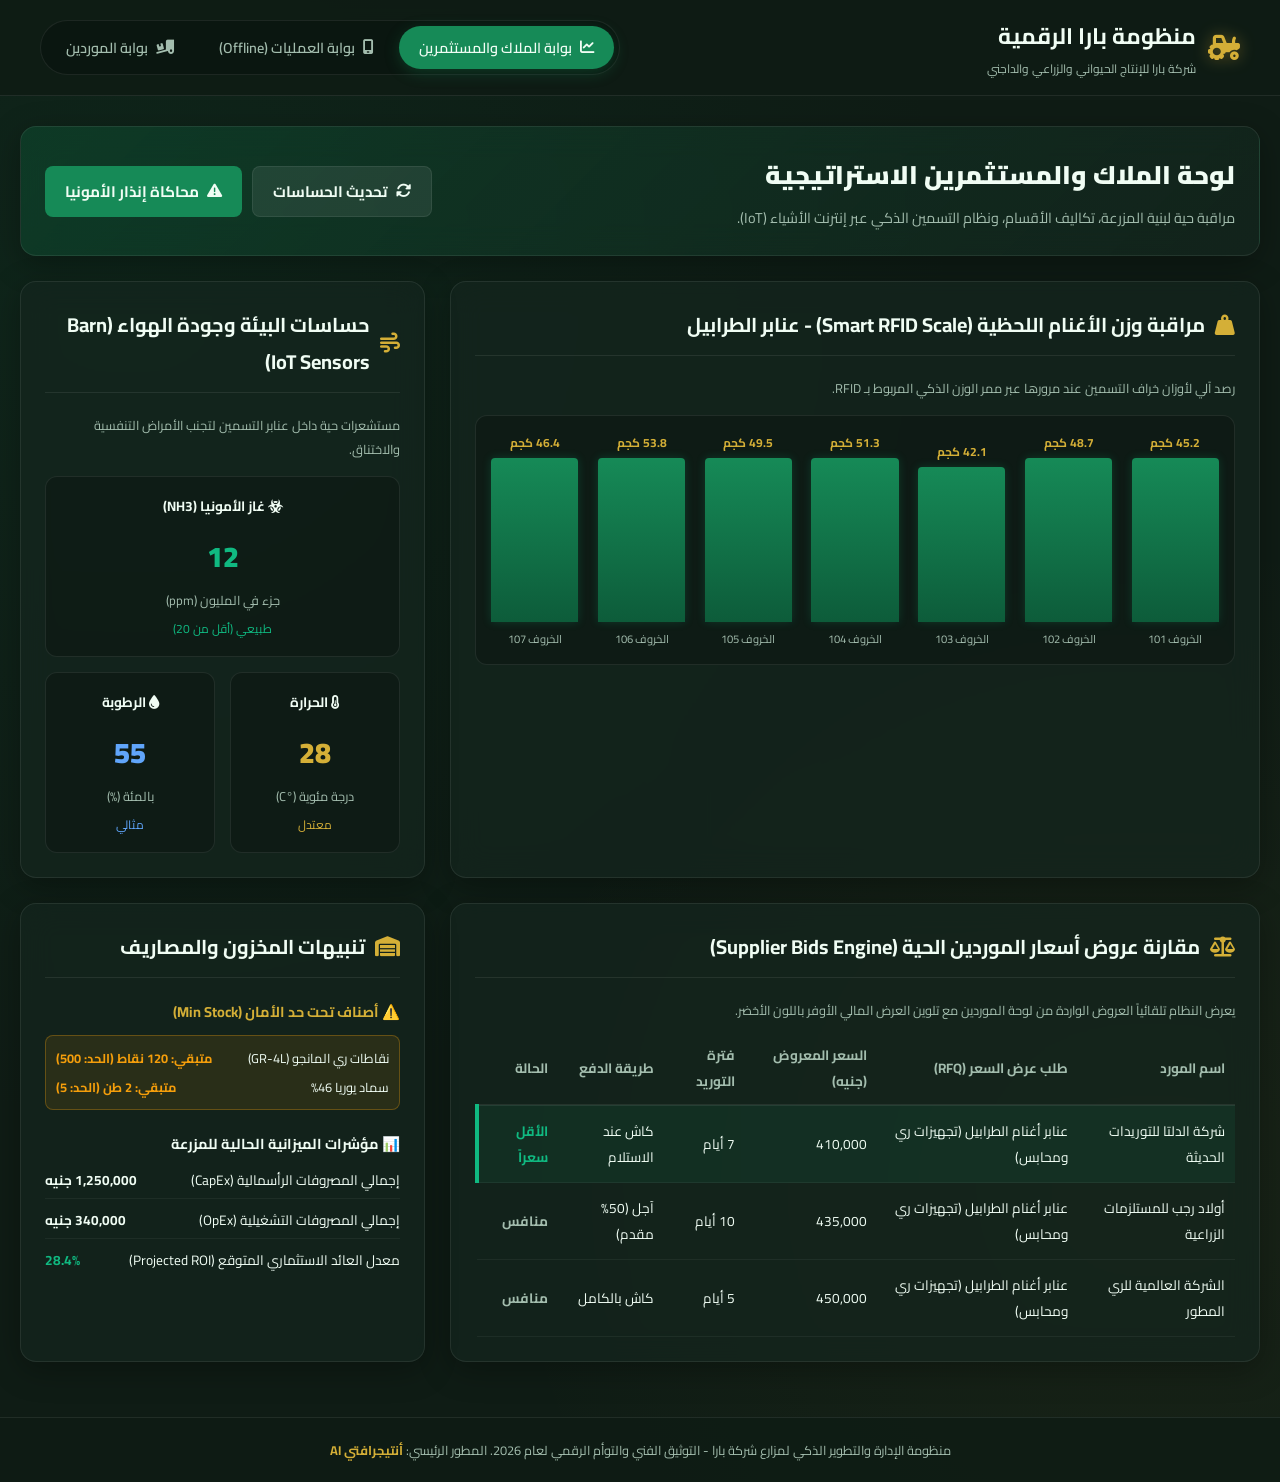
<file: شركة بارا للإنتاج الحيواني والزراعي والداجني/03-المنظومة_الرقمية (لوحة التحكم)/index.html>
<!DOCTYPE html>
<html lang="ar" dir="rtl">
<head>
    <meta charset="UTF-8">
    <meta name="viewport" content="width=device-width, initial-scale=1.0">
    <title>منظومة بارا الرقمية الموحدة | Bara Agri-ERP & IoT</title>
    <!-- Google Fonts: Cairo -->
    <link rel="preconnect" href="https://fonts.googleapis.com">
    <link rel="preconnect" href="https://fonts.gstatic.com" crossorigin>
    <link href="https://fonts.googleapis.com/css2?family=Cairo:wght@300;400;600;700;900&display=swap" rel="stylesheet">
    <!-- FontAwesome for Icons -->
    <link rel="stylesheet" href="https://cdnjs.cloudflare.com/ajax/libs/font-awesome/6.4.0/css/all.min.css">
    
    <style>
        :root {
            --primary: #0d5c3a;
            --primary-light: #168a57;
            --accent: #d4af37;
            --bg-dark: #0f1c15;
            --card-bg: rgba(20, 38, 30, 0.7);
            --card-border: rgba(255, 255, 255, 0.08);
            --text-main: #f0fdf4;
            --text-muted: #a3bdae;
            --danger: #ef4444;
            --success: #10b981;
            --warning: #f59e0b;
        }

        * {
            box-sizing: border-box;
            margin: 0;
            padding: 0;
            font-family: 'Cairo', sans-serif;
            scroll-behavior: smooth;
        }

        body {
            background-color: var(--bg-dark);
            background-image: radial-gradient(circle at 10% 20%, rgba(13, 92, 58, 0.15) 0%, transparent 50%),
                              radial-gradient(circle at 90% 80%, rgba(212, 175, 55, 0.05) 0%, transparent 40%);
            color: var(--text-main);
            min-height: 100vh;
            overflow-x: hidden;
            display: flex;
            flex-direction: column;
        }

        /* Glassmorphism Background elements */
        .glass-bg {
            position: fixed;
            top: 0;
            left: 0;
            right: 0;
            bottom: 0;
            z-index: -1;
            pointer-events: none;
        }

        /* Navbar Styling */
        .navbar {
            background: rgba(15, 28, 21, 0.85);
            backdrop-filter: blur(12px);
            -webkit-backdrop-filter: blur(12px);
            border-bottom: 1px solid var(--card-border);
            padding: 15px 40px;
            display: flex;
            justify-content: space-between;
            align-items: center;
            position: sticky;
            top: 0;
            z-index: 100;
        }

        .navbar .logo {
            display: flex;
            align-items: center;
            gap: 12px;
            font-size: 1.4rem;
            font-weight: 700;
            color: var(--text-main);
        }

        .navbar .logo i {
            color: var(--accent);
            font-size: 1.6rem;
            filter: drop-shadow(0 0 8px rgba(212, 175, 55, 0.4));
        }

        .navbar .logo span small {
            display: block;
            font-size: 0.75rem;
            color: var(--text-muted);
            font-weight: 400;
        }

        /* Portal Navigation Tabs */
        .portal-tabs {
            display: flex;
            background: rgba(0, 0, 0, 0.2);
            border: 1px solid var(--card-border);
            padding: 5px;
            border-radius: 30px;
            gap: 5px;
        }

        .portal-tab-btn {
            background: transparent;
            border: none;
            color: var(--text-muted);
            padding: 8px 20px;
            border-radius: 25px;
            cursor: pointer;
            font-weight: 600;
            font-size: 0.9rem;
            display: flex;
            align-items: center;
            gap: 8px;
            transition: all 0.3s cubic-bezier(0.4, 0, 0.2, 1);
        }

        .portal-tab-btn:hover {
            color: var(--text-main);
            background: rgba(255, 255, 255, 0.05);
        }

        .portal-tab-btn.active {
            background: var(--primary-light);
            color: var(--text-main);
            box-shadow: 0 4px 15px rgba(22, 138, 87, 0.3);
        }

        /* Container & Layout */
        .main-container {
            max-width: 1400px;
            width: 100%;
            margin: 0 auto;
            padding: 30px 20px;
            flex-grow: 1;
        }

        /* Portal Section Display Control */
        .portal-section {
            display: none;
            animation: fadeIn 0.5s ease;
        }

        .portal-section.active {
            display: block;
        }

        @keyframes fadeIn {
            from { opacity: 0; transform: translateY(15px); }
            to { opacity: 1; transform: translateY(0); }
        }

        /* Common Card Style */
        .card {
            background: var(--card-bg);
            border: 1px solid var(--card-border);
            border-radius: 16px;
            padding: 24px;
            backdrop-filter: blur(16px);
            -webkit-backdrop-filter: blur(16px);
            box-shadow: 0 8px 32px rgba(0, 0, 0, 0.3);
            margin-bottom: 25px;
            transition: transform 0.3s ease, box-shadow 0.3s ease;
        }

        .card:hover {
            box-shadow: 0 12px 40px rgba(0, 0, 0, 0.4);
            border-color: rgba(255, 255, 255, 0.12);
        }

        .card-title {
            font-size: 1.25rem;
            font-weight: 700;
            margin-bottom: 20px;
            display: flex;
            align-items: center;
            gap: 10px;
            border-bottom: 1px solid rgba(255, 255, 255, 0.08);
            padding-bottom: 12px;
        }

        .card-title i {
            color: var(--accent);
        }

        /* Grid Layouts */
        .grid-3 {
            display: grid;
            grid-template-columns: repeat(3, 1fr);
            gap: 25px;
        }

        .grid-2-3 {
            display: grid;
            grid-template-columns: 2fr 1fr;
            gap: 25px;
        }

        @media (max-width: 992px) {
            .grid-3, .grid-2-3 {
                grid-template-columns: 1fr;
            }
            .navbar {
                flex-direction: column;
                gap: 15px;
                padding: 15px 20px;
            }
        }

        /* Forms Styling */
        .form-group {
            margin-bottom: 18px;
        }

        .form-group label {
            display: block;
            font-size: 0.85rem;
            font-weight: 600;
            margin-bottom: 8px;
            color: var(--text-muted);
        }

        .form-control {
            width: 100%;
            background: rgba(0, 0, 0, 0.3);
            border: 1px solid var(--card-border);
            border-radius: 8px;
            padding: 10px 14px;
            color: var(--text-main);
            font-size: 0.95rem;
            outline: none;
            transition: border-color 0.3s;
        }

        .form-control:focus {
            border-color: var(--primary-light);
            background: rgba(0, 0, 0, 0.5);
        }

        .btn {
            background: var(--primary-light);
            color: var(--text-main);
            border: none;
            border-radius: 8px;
            padding: 10px 20px;
            font-size: 0.95rem;
            font-weight: 700;
            cursor: pointer;
            display: inline-flex;
            align-items: center;
            justify-content: center;
            gap: 8px;
            transition: all 0.3s;
        }

        .btn:hover {
            background: var(--primary);
            box-shadow: 0 4px 12px rgba(22, 138, 87, 0.3);
        }

        .btn-secondary {
            background: rgba(255, 255, 255, 0.08);
            color: var(--text-main);
            border: 1px solid var(--card-border);
        }

        .btn-secondary:hover {
            background: rgba(255, 255, 255, 0.15);
            box-shadow: none;
        }

        .btn-danger {
            background: var(--danger);
        }
        .btn-danger:hover {
            background: #dc2626;
            box-shadow: 0 4px 12px rgba(239, 68, 68, 0.3);
        }

        /* Offline-First Specific Styling */
        .offline-panel {
            background: rgba(239, 68, 68, 0.05);
            border: 1px solid rgba(239, 68, 68, 0.2);
            border-radius: 12px;
            padding: 15px;
            display: flex;
            justify-content: space-between;
            align-items: center;
            margin-bottom: 20px;
        }

        .offline-panel.online {
            background: rgba(16, 185, 129, 0.05);
            border: 1px solid rgba(16, 185, 129, 0.2);
        }

        .status-indicator {
            display: flex;
            align-items: center;
            gap: 8px;
            font-weight: 700;
        }

        .status-dot-blink {
            width: 10px;
            height: 10px;
            background: var(--danger);
            border-radius: 50%;
            animation: pulse-red 1.5s infinite;
        }

        .online .status-dot-blink {
            background: var(--success);
            animation: pulse-green 1.5s infinite;
        }

        @keyframes pulse-red {
            0% { box-shadow: 0 0 0 0 rgba(239, 68, 68, 0.7); }
            70% { box-shadow: 0 0 0 6px rgba(239, 68, 68, 0); }
            100% { box-shadow: 0 0 0 0 rgba(239, 68, 68, 0); }
        }

        @keyframes pulse-green {
            0% { box-shadow: 0 0 0 0 rgba(16, 185, 129, 0.7); }
            70% { box-shadow: 0 0 0 6px rgba(16, 185, 129, 0); }
            100% { box-shadow: 0 0 0 0 rgba(16, 185, 129, 0); }
        }

        .queue-badge {
            background: var(--accent);
            color: #000;
            padding: 4px 10px;
            border-radius: 12px;
            font-size: 0.8rem;
            font-weight: 700;
        }

        /* IoT Styling & Gauges */
        .gauge-container {
            display: flex;
            justify-content: space-around;
            margin-top: 15px;
            gap: 15px;
        }

        .gauge-card {
            background: rgba(0, 0, 0, 0.2);
            border: 1px solid var(--card-border);
            border-radius: 12px;
            padding: 16px;
            text-align: center;
            flex: 1;
            position: relative;
        }

        .gauge-card.alert-active {
            border-color: var(--danger);
            background: rgba(239, 68, 68, 0.05);
            animation: border-flash 1s infinite alternate;
        }

        @keyframes border-flash {
            from { border-color: rgba(239, 68, 68, 0.2); }
            to { border-color: rgba(239, 68, 68, 0.8); }
        }

        .gauge-value {
            font-size: 1.8rem;
            font-weight: 900;
            margin: 10px 0 5px;
            color: var(--success);
        }

        .gauge-card.alert-active .gauge-value {
            color: var(--danger);
        }

        .gauge-unit {
            font-size: 0.8rem;
            color: var(--text-muted);
        }

        .gauge-title {
            font-size: 0.85rem;
            font-weight: 700;
            color: var(--text-main);
        }

        .gauge-status {
            font-size: 0.75rem;
            margin-top: 5px;
            color: var(--success);
        }

        .gauge-card.alert-active .gauge-status {
            color: var(--danger);
            font-weight: 700;
        }

        /* List styling */
        .data-list {
            list-style: none;
            max-height: 250px;
            overflow-y: auto;
            padding-right: 5px;
        }

        .data-list-item {
            background: rgba(0, 0, 0, 0.15);
            border: 1px solid var(--card-border);
            border-radius: 8px;
            padding: 12px;
            margin-bottom: 10px;
            display: flex;
            justify-content: space-between;
            align-items: center;
            font-size: 0.85rem;
            animation: slideIn 0.3s ease;
        }

        @keyframes slideIn {
            from { opacity: 0; transform: translateX(20px); }
            to { opacity: 1; transform: translateX(0); }
        }

        .data-list-item .details span {
            display: block;
        }

        .data-list-item .details .title {
            font-weight: 700;
            color: var(--text-main);
        }

        .data-list-item .details .sub {
            color: var(--text-muted);
            font-size: 0.75rem;
            margin-top: 3px;
        }

        .data-list-item .badge-type {
            background: rgba(255, 255, 255, 0.08);
            border: 1px solid var(--card-border);
            padding: 3px 8px;
            border-radius: 4px;
            font-size: 0.75rem;
        }

        .data-list-item.offline-queued {
            border-left: 4px solid var(--warning);
        }
        .data-list-item.synced {
            border-left: 4px solid var(--success);
        }

        /* RFQ & Bids Tables */
        .custom-table {
            width: 100%;
            border-collapse: collapse;
            font-size: 0.85rem;
            text-align: right;
            margin-top: 10px;
        }

        .custom-table th {
            color: var(--text-muted);
            border-bottom: 2px solid var(--card-border);
            padding: 10px;
            font-weight: 700;
        }

        .custom-table td {
            padding: 12px 10px;
            border-bottom: 1px solid rgba(255, 255, 255, 0.05);
            color: var(--text-main);
        }

        .custom-table tbody tr:hover {
            background: rgba(255, 255, 255, 0.02);
        }

        .lowest-price-row {
            background: rgba(16, 185, 129, 0.08) !important;
            border-left: 4px solid var(--success);
        }

        /* Canvas Chart Container */
        .chart-box {
            background: rgba(0, 0, 0, 0.2);
            border: 1px solid var(--card-border);
            border-radius: 12px;
            padding: 15px;
            height: 250px;
            position: relative;
            display: flex;
            align-items: flex-end;
            justify-content: space-between;
        }

        .chart-bar-container {
            display: flex;
            flex-direction: column;
            align-items: center;
            width: 12%;
            height: 100%;
            justify-content: flex-end;
        }

        .chart-bar {
            width: 100%;
            background: linear-gradient(180deg, var(--primary-light), var(--primary));
            border-radius: 4px 4px 0 0;
            transition: height 0.5s ease-out;
            position: relative;
            box-shadow: 0 0 10px rgba(16, 185, 129, 0.2);
        }

        .chart-bar:hover {
            background: var(--accent);
        }

        .chart-label {
            font-size: 0.7rem;
            color: var(--text-muted);
            margin-top: 6px;
            text-align: center;
            white-space: nowrap;
        }

        .chart-value {
            font-size: 0.75rem;
            font-weight: 700;
            color: var(--accent);
            margin-bottom: 4px;
        }

        /* Footer */
        .footer {
            background: rgba(15, 28, 21, 0.9);
            border-top: 1px solid var(--card-border);
            padding: 20px;
            text-align: center;
            font-size: 0.8rem;
            color: var(--text-muted);
            margin-top: auto;
        }

        .footer span {
            color: var(--accent);
            font-weight: 700;
        }
    </style>
</head>
<body>
    <div class="glass-bg"></div>
    
    <!-- Navigation Bar -->
    <nav class="navbar">
        <div class="logo">
            <i class="fa-solid fa-tractor"></i>
            <span>منظومة بارا الرقمية <small>شركة بارا للإنتاج الحيواني والزراعي والداجني</small></span>
        </div>
        
        <!-- Portal navigation -->
        <div class="portal-tabs">
            <button class="portal-tab-btn active" onclick="switchPortal('investor')">
                <i class="fa-solid fa-chart-line"></i> بوابة الملاك والمستثمرين
            </button>
            <button class="portal-tab-btn" onclick="switchPortal('operator')">
                <i class="fa-solid fa-mobile-screen"></i> بوابة العمليات (Offline)
            </button>
            <button class="portal-tab-btn" onclick="switchPortal('supplier')">
                <i class="fa-solid fa-truck-ramp-box"></i> بوابة الموردين
            </button>
        </div>
    </nav>

    <!-- Main Container -->
    <main class="main-container">
        
        <!-- ======================= 1. INVESTOR & OWNER PORTAL ======================= -->
        <section id="portal-investor" class="portal-section active">
            <div class="card" style="background: linear-gradient(135deg, rgba(13, 92, 58, 0.4) 0%, rgba(20, 38, 30, 0.7) 100%);">
                <div style="display: flex; justify-content: space-between; align-items: center; flex-wrap: wrap; gap: 15px;">
                    <div>
                        <h2 style="font-size: 1.6rem; font-weight: 900; color: var(--text-main);">لوحة الملاك والمستثمرين الاستراتيجية</h2>
                        <p style="color: var(--text-muted); font-size: 0.9rem; margin-top: 5px;">مراقبة حية لبنية المزرعة، تكاليف الأقسام، ونظام التسمين الذكي عبر إنترنت الأشياء (IoT).</p>
                    </div>
                    <div style="display: flex; gap: 10px;">
                        <button class="btn btn-secondary" onclick="simulateNewIoTData()"><i class="fa-solid fa-rotate"></i> تحديث الحساسات</button>
                        <button class="btn" onclick="triggerAmmoniaAlert()"><i class="fa-solid fa-triangle-exclamation"></i> محاكاة إنذار الأمونيا</button>
                    </div>
                </div>
            </div>

            <!-- IoT Section for Fattening Project -->
            <div class="grid-2-3">
                <!-- Real-time weight trend -->
                <div class="card">
                    <div class="card-title">
                        <i class="fa-solid fa-weight-hanging"></i>
                        <span>مراقبة وزن الأغنام اللحظية (Smart RFID Scale) - عنابر الطرابيل</span>
                    </div>
                    <p style="color: var(--text-muted); font-size: 0.8rem; margin-bottom: 15px;">رصد آلي لأوزان خراف التسمين عند مرورها عبر ممر الوزن الذكي المربوط بـ RFID.</p>
                    
                    <div class="chart-box" id="weight-chart">
                        <!-- Chart bars will be populated via JS -->
                    </div>
                </div>

                <!-- Environment Gauges -->
                <div class="card">
                    <div class="card-title">
                        <i class="fa-solid fa-wind"></i>
                        <span>حساسات البيئة وجودة الهواء (Barn IoT Sensors)</span>
                    </div>
                    <p style="color: var(--text-muted); font-size: 0.8rem; margin-bottom: 15px;">مستشعرات حية داخل عنابر التسمين لتجنب الأمراض التنفسية والاختناق.</p>
                    
                    <div style="display: flex; flex-direction: column; gap: 15px;">
                        <!-- Ammonia Gauge -->
                        <div class="gauge-card" id="gauge-ammonia">
                            <div class="gauge-title"><i class="fa-solid fa-biohazard"></i> غاز الأمونيا (NH3)</div>
                            <div class="gauge-value" id="val-ammonia">12</div>
                            <div class="gauge-unit">جزء في المليون (ppm)</div>
                            <div class="gauge-status" id="status-ammonia">طبيعي (أقل من 20)</div>
                        </div>
                        
                        <!-- Temperature and Humidity Grid -->
                        <div style="display: flex; gap: 15px;">
                            <div class="gauge-card">
                                <div class="gauge-title"><i class="fa-solid fa-temperature-half"></i> الحرارة</div>
                                <div class="gauge-value" id="val-temp" style="color: var(--accent);">28</div>
                                <div class="gauge-unit">درجة مئوية (°C)</div>
                                <div class="gauge-status" style="color: var(--accent);">معتدل</div>
                            </div>
                            <div class="gauge-card">
                                <div class="gauge-title"><i class="fa-solid fa-droplet"></i> الرطوبة</div>
                                <div class="gauge-value" id="val-humidity" style="color: #60a5fa;">55</div>
                                <div class="gauge-unit">بالمئة (%)</div>
                                <div class="gauge-status" style="color: #60a5fa;">مثالي</div>
                            </div>
                        </div>
                    </div>
                </div>
            </div>

            <!-- Financials and Supplier comparison -->
            <div class="grid-2-3">
                <!-- Supplier bidding comparison -->
                <div class="card">
                    <div class="card-title">
                        <i class="fa-solid fa-scale-balanced"></i>
                        <span>مقارنة عروض أسعار الموردين الحية (Supplier Bids Engine)</span>
                    </div>
                    <p style="color: var(--text-muted); font-size: 0.8rem; margin-bottom: 10px;">يعرض النظام تلقائياً العروض الواردة من لوحة الموردين مع تلوين العرض المالي الأوفر باللون الأخضر.</p>
                    
                    <table class="custom-table" id="bids-table">
                        <thead>
                            <tr>
                                <th>اسم المورد</th>
                                <th>طلب عرض السعر (RFQ)</th>
                                <th>السعر المعروض (جنيه)</th>
                                <th>فترة التوريد</th>
                                <th>طريقة الدفع</th>
                                <th>الحالة</th>
                            </tr>
                        </thead>
                        <tbody>
                            <tr class="lowest-price-row">
                                <td>شركة الدلتا للتوريدات الحديثة</td>
                                <td>عنابر أغنام الطرابيل (تجهيزات ري ومحابس)</td>
                                <td>410,000</td>
                                <td>7 أيام</td>
                                <td>كاش عند الاستلام</td>
                                <td><span style="color: var(--success); font-weight: 700;">الأقل سعراً</span></td>
                            </tr>
                            <tr>
                                <td>أولاد رجب للمستلزمات الزراعية</td>
                                <td>عنابر أغنام الطرابيل (تجهيزات ري ومحابس)</td>
                                <td>435,000</td>
                                <td>10 أيام</td>
                                <td>آجل (50% مقدم)</td>
                                <td>منافس</td>
                            </tr>
                            <tr>
                                <td>الشركة العالمية للري المطور</td>
                                <td>عنابر أغنام الطرابيل (تجهيزات ري ومحابس)</td>
                                <td>450,000</td>
                                <td>5 أيام</td>
                                <td>كاش بالكامل</td>
                                <td>منافس</td>
                            </tr>
                        </tbody>
                    </table>
                </div>

                <!-- Warehouse alerts & CapEx/OpEx -->
                <div class="card">
                    <div class="card-title">
                        <i class="fa-solid fa-warehouse"></i>
                        <span>تنبيهات المخزون والمصاريف</span>
                    </div>
                    
                    <h4 style="font-size: 0.9rem; margin-bottom: 10px; color: var(--accent);">⚠️ أصناف تحت حد الأمان (Min Stock)</h4>
                    <div style="background: rgba(245, 158, 11, 0.1); border: 1px solid rgba(245, 158, 11, 0.3); border-radius: 8px; padding: 10px; font-size: 0.8rem; margin-bottom: 20px;">
                        <div style="display: flex; justify-content: space-between; margin-bottom: 5px;">
                            <span>نقاطات ري المانجو (GR-4L)</span>
                            <strong style="color: var(--warning);">متبقي: 120 نقاط (الحد: 500)</strong>
                        </div>
                        <div style="display: flex; justify-content: space-between;">
                            <span>سماد يوريا 46%</span>
                            <strong style="color: var(--warning);">متبقي: 2 طن (الحد: 5)</strong>
                        </div>
                    </div>

                    <h4 style="font-size: 0.9rem; margin-bottom: 10px; color: var(--text-main);">📊 مؤشرات الميزانية الحالية للمزرعة</h4>
                    <div style="font-size: 0.85rem; display: flex; flex-direction: column; gap: 8px;">
                        <div style="display: flex; justify-content: space-between; border-bottom: 1px solid rgba(255,255,255,0.05); padding-bottom: 5px;">
                            <span>إجمالي المصروفات الرأسمالية (CapEx)</span>
                            <strong>1,250,000 جنيه</strong>
                        </div>
                        <div style="display: flex; justify-content: space-between; border-bottom: 1px solid rgba(255,255,255,0.05); padding-bottom: 5px;">
                            <span>إجمالي المصروفات التشغيلية (OpEx)</span>
                            <strong>340,000 جنيه</strong>
                        </div>
                        <div style="display: flex; justify-content: space-between;">
                            <span>معدل العائد الاستثماري المتوقع (Projected ROI)</span>
                            <strong style="color: var(--success); font-weight: bold;">28.4%</strong>
                        </div>
                    </div>
                </div>
            </div>
        </section>


        <!-- ======================= 2. OPERATOR PORTAL (OFFLINE-FIRST) ======================= -->
        <section id="portal-operator" class="portal-section">
            <div class="grid-2-3">
                <!-- Operator logging form -->
                <div class="card">
                    <div class="card-title">
                        <i class="fa-solid fa-mobile-button"></i>
                        <span>تطبيق المهندس الزراعي الميداني (تسجيل العمليات الحقلية)</span>
                    </div>
                    <p style="color: var(--text-muted); font-size: 0.8rem; margin-bottom: 15px;">استخدم هذا النموذج لتسجيل العمليات والأنشطة اليومية. يعمل النظام بشكل كامل دون الحاجة لشبكة إنترنت.</p>
                    
                    <!-- Offline Simulator Toggle Panel -->
                    <div class="offline-panel online" id="sync-status-panel">
                        <div class="status-indicator">
                            <span class="status-dot-blink"></span>
                            <span id="sync-status-text">حالة الشبكة: متصل بالإنترنت (Online)</span>
                        </div>
                        <button class="btn btn-secondary btn-sm" style="padding: 4px 10px; font-size: 0.75rem;" onclick="toggleNetwork()">
                            <i class="fa-solid fa-wifi"></i> <span id="toggle-network-btn-text">اقطع الاتصال</span>
                        </button>
                    </div>

                    <!-- Input Form -->
                    <form id="field-log-form" onsubmit="handleLogSubmit(event)">
                        <div class="grid-3" style="gap: 15px; margin-bottom: 0;">
                            <div class="form-group">
                                <label for="log-field">القطاع / الحوض</label>
                                <select id="log-field" class="form-control">
                                    <option value="القطاع 1 (المانجو)">القطاع 1 (المانجو)</option>
                                    <option value="القطاع 2 (الموالح)">القطاع 2 (الموالح)</option>
                                    <option value="القطاع 3 (التكثيف - الروزماري والنخيل)">القطاع 3 (التكثيف - الروزماري والنخيل)</option>
                                    <option value="عنابر الطرابيل (الإنتاج الحيواني)">عنابر الطرابيل (الإنتاج الحيواني)</option>
                                </select>
                            </div>
                            <div class="form-group">
                                <label for="log-activity">نوع النشاط</label>
                                <select id="log-activity" class="form-control">
                                    <option value="ري القطاع">ري القطاع</option>
                                    <option value="تسميد عضوي">تسميد عضوي</option>
                                    <option value="مكافحة آفات ورش">مكافحة آفات ورش</option>
                                    <option value="صيانة شبكة الري">صيانة شبكة الري</option>
                                    <option value="وزن الأغنام">وزن الأغنام</option>
                                </select>
                            </div>
                            <div class="form-group">
                                <label for="log-amount">الكمية المستهلكة (لتر / كجم)</label>
                                <input type="number" id="log-amount" class="form-control" placeholder="أدخل الكمية" required value="200">
                            </div>
                        </div>

                        <div class="form-group">
                            <label for="log-notes">ملاحظات المهندس الميدانية</label>
                            <textarea id="log-notes" class="form-control" rows="3" placeholder="اكتب أي ملاحظات أو معوقات واجهتك..."></textarea>
                        </div>

                        <div style="display: flex; justify-content: space-between; align-items: center;">
                            <span class="queue-badge" id="local-queue-badge">طابور المزامنة المحلي: 0 ملفات</span>
                            <button type="submit" class="btn"><i class="fa-solid fa-plus"></i> حفظ النشاط المحلي</button>
                        </div>
                    </form>
                </div>

                <!-- Sync status & logs list -->
                <div class="card">
                    <div class="card-title">
                        <i class="fa-solid fa-cloud-arrow-up"></i>
                        <span>قاعدة السجلات وطابور المزامنة</span>
                    </div>
                    <p style="color: var(--text-muted); font-size: 0.8rem; margin-bottom: 15px;">السجلات التي تم إدخالها مؤخراً. السجلات البرتقالية هي التي تنتظر المزامنة.</p>
                    
                    <button class="btn btn-secondary btn-block" style="width: 100%; margin-bottom: 15px;" id="manual-sync-btn" onclick="forceSync()" disabled>
                        <i class="fa-solid fa-sync"></i> مزامنة طابور البيانات الآن
                    </button>

                    <div style="font-weight: 700; font-size: 0.85rem; margin-bottom: 8px; color: var(--text-muted);">قائمة الأنشطة الأخيرة:</div>
                    <ul class="data-list" id="logs-list">
                        <!-- Filled via JS -->
                        <li class="data-list-item synced">
                            <div class="details">
                                <span class="title">ري القطاع - القطاع 1 (المانجو)</span>
                                <span class="sub">تم استهلاك: 450 لتر | ملاحظة: ضغط المياه ممتاز</span>
                            </div>
                            <span class="badge-type" style="color: var(--success);">تمت المزامنة</span>
                        </li>
                        <li class="data-list-item synced">
                            <div class="details">
                                <span class="title">صيانة شبكة الري - القطاع 2 (الموالح)</span>
                                <span class="sub">تم استهلاك: 15 لتر | ملاحظة: تركيب خراطيم ري جديدة</span>
                            </div>
                            <span class="badge-type" style="color: var(--success);">تمت المزامنة</span>
                        </li>
                    </ul>
                </div>
            </div>
        </section>


        <!-- ======================= 3. SUPPLIER PORTAL ======================= -->
        <section id="portal-supplier" class="portal-section">
            <div class="grid-2-3">
                <!-- Bid submission form -->
                <div class="card">
                    <div class="card-title">
                        <i class="fa-solid fa-file-signature"></i>
                        <span>بوابة تقديم عروض الأسعار للموردين (Supplier Proposal Console)</span>
                    </div>
                    <p style="color: var(--text-muted); font-size: 0.8rem; margin-bottom: 15px;">مرحباً بك عزيزي المورد المعتمد. يمكنك تصفح طلبات الشراء المفتوحة وتقديم عرضك المالي مباشرة للنظام.</p>
                    
                    <form id="supplier-bid-form" onsubmit="handleBidSubmit(event)">
                        <div class="form-group">
                            <label for="bid-rfq">اختر طلب عرض السعر النشط (RFQ)</label>
                            <select id="bid-rfq" class="form-control">
                                <option value="عنابر أغنام الطرابيل (تجهيزات ري ومحابس)">عنابر أغنام الطرابيل (تجهيزات ري ومحابس) [مفتوح]</option>
                                <option value="مزرعة مغاني (مستلزمات فلاتر ري المانجو)">مزرعة مغاني (مستلزمات فلاتر ري المانجو) [مفتوح]</option>
                                <option value="شاسيه حديد لوحدة تقطير الزيوت">شاسيه حديد لوحدة تقطير الزيوت [مفتوح]</option>
                            </select>
                        </div>

                        <div class="grid-3" style="gap: 15px; margin-bottom: 0;">
                            <div class="form-group">
                                <label for="bid-company">اسم شركتك / المورد</label>
                                <input type="text" id="bid-company" class="form-control" placeholder="مثال: شركة النيل للري" required>
                            </div>
                            <div class="form-group">
                                <label for="bid-price">عرض السعر المقترح (جنيه)</label>
                                <input type="number" id="bid-price" class="form-control" placeholder="القيمة بالجنيه المصري" required>
                            </div>
                            <div class="form-group">
                                <label for="bid-time">مدة التوصيل والتوريد</label>
                                <select id="bid-time" class="form-control">
                                    <option value="3 أيام">3 أيام</option>
                                    <option value="5 أيام">5 أيام</option>
                                    <option value="7 أيام">7 أيام</option>
                                    <option value="10 أيام">10 أيام</option>
                                </select>
                            </div>
                        </div>

                        <div class="form-group">
                            <label for="bid-terms">شروط الدفع والضمان المقترحة</label>
                            <input type="text" id="bid-terms" class="form-control" placeholder="مثال: كاش بالكامل / 50% مقدم والباقي عند الاستلام" required>
                        </div>

                        <button type="submit" class="btn" style="width: 100%;"><i class="fa-solid fa-paper-plane"></i> إرسال عرض السعر المالي للمراجعة</button>
                    </form>
                </div>

                <!-- Open RFQs active -->
                <div class="card">
                    <div class="card-title">
                        <i class="fa-solid fa-list-check"></i>
                        <span>طلبات الشراء النشطة ومواصفاتها</span>
                    </div>
                    <p style="color: var(--text-muted); font-size: 0.8rem; margin-bottom: 15px;">الطلبات المفتوحة التي تطلب المزرعة فيها عروض أسعار تنافسية:</p>
                    
                    <div style="display: flex; flex-direction: column; gap: 15px;">
                        <div style="background: rgba(255,255,255,0.03); border: 1px solid var(--card-border); border-radius: 8px; padding: 12px; font-size: 0.85rem;">
                            <strong style="color: var(--accent);">عنابر أغنام الطرابيل (تجهيزات ري ومحابس)</strong>
                            <p style="color: var(--text-muted); font-size: 0.75rem; margin-top: 4px;">المطلوب: محابس Bermad مقاس 3 بوصة، فلاتر رمل وفلاتر شبكية لتنقية المياه لعنابر التسمين بموقع الطرابيل.</p>
                            <span class="badge-type" style="color: var(--success); display: inline-block; margin-top: 8px; font-size: 0.7rem;">حالة الاستلام: مفتوح لتلقي العروض</span>
                        </div>
                        
                        <div style="background: rgba(255,255,255,0.03); border: 1px solid var(--card-border); border-radius: 8px; padding: 12px; font-size: 0.85rem;">
                            <strong style="color: var(--accent);">مزرعة مغاني (مستلزمات فلاتر ري المانجو)</strong>
                            <p style="color: var(--text-muted); font-size: 0.75rem; margin-top: 4px;">المطلوب: خراطيم ري بالتنقيط قطر 16 مم ونقاطات مدمجة بطول 10,000 متر لإصلاح قطاع المانجو 10 أفدنة.</p>
                            <span class="badge-type" style="color: var(--success); display: inline-block; margin-top: 8px; font-size: 0.7rem;">حالة الاستلام: مفتوح لتلقي العروض</span>
                        </div>
                    </div>
                </div>
            </div>
        </section>

    </main>

    <!-- Footer -->
    <footer class="footer">
        <p>منظومة الإدارة والتطوير الذكي لمزارع شركة بارا - التوثيق الفني والتوأم الرقمي لعام 2026. المطور الرئيسي: <span>أنتيجرافتي AI</span></p>
    </footer>

    <!-- Interactive JS logic -->
    <script>
        // Store for state management
        let isOnline = true;
        let localQueue = [];
        
        // Initial Mock Database of Bids
        let bidsList = [
            { supplier: 'شركة الدلتا للتوريدات الحديثة', rfq: 'عنابر أغنام الطرابيل (تجهيزات ري ومحابس)', price: 410000, time: '7 أيام', terms: 'كاش عند الاستلام', status: 'الأقل سعراً' },
            { supplier: 'أولاد رجب للمستلزمات الزراعية', rfq: 'عنابر أغنام الطرابيل (تجهيزات ري ومحابس)', price: 435000, time: '10 أيام', terms: 'آجل (50% مقدم)', status: 'منافس' },
            { supplier: 'الشركة العالمية للري المطور', rfq: 'عنابر أغنام الطرابيل (تجهيزات ري ومحابس)', price: 450000, time: '5 أيام', terms: 'كاش بالكامل', status: 'منافس' }
        ];

        // Mock IoT weight history data
        let weightData = [
            { label: 'الخروف 101', weight: 45.2 },
            { label: 'الخروف 102', weight: 48.7 },
            { label: 'الخروف 103', weight: 42.1 },
            { label: 'الخروف 104', weight: 51.3 },
            { label: 'الخروف 105', weight: 49.5 },
            { label: 'الخروف 106', weight: 53.8 },
            { label: 'الخروف 107', weight: 46.4 }
        ];

        // Switch tabs/portals
        function switchPortal(portalId) {
            document.querySelectorAll('.portal-section').forEach(section => {
                section.classList.remove('active');
            });
            document.querySelectorAll('.portal-tab-btn').forEach(btn => {
                btn.classList.remove('active');
            });

            document.getElementById(`portal-${portalId}`).classList.add('active');
            event.currentTarget.classList.add('active');

            if (portalId === 'investor') {
                renderWeightChart();
            }
        }

        // Render IoT weight chart dynamically
        function renderWeightChart() {
            const container = document.getElementById('weight-chart');
            container.innerHTML = '';
            
            const maxWeight = Math.max(...weightData.map(d => d.weight)) * 1.1;

            weightData.forEach(item => {
                const percent = (item.weight / maxWeight) * 100;
                
                const barContainer = document.createElement('div');
                barContainer.className = 'chart-bar-container';

                const valueLabel = document.createElement('span');
                valueLabel.className = 'chart-value';
                valueLabel.innerText = `${item.weight} كجم`;

                const bar = document.createElement('div');
                bar.className = 'chart-bar';
                bar.style.height = `${percent}%`;

                const label = document.createElement('span');
                label.className = 'chart-label';
                label.innerText = item.label;

                barContainer.appendChild(valueLabel);
                barContainer.appendChild(bar);
                barContainer.appendChild(label);
                container.appendChild(barContainer);
            });
        }

        // Simulate new IoT weight values
        function simulateNewIoTData() {
            weightData = weightData.map(item => {
                // Add a small randomized change in weight to simulate growth
                const change = (Math.random() * 0.8) - 0.1;
                return {
                    label: item.label,
                    weight: parseFloat((item.weight + change).toFixed(1))
                };
            });
            
            // Randomize Temperature and Humidity
            document.getElementById('val-temp').innerText = Math.floor(25 + Math.random() * 6);
            document.getElementById('val-humidity').innerText = Math.floor(45 + Math.random() * 20);
            
            // Ammonia normal fluctuation
            if (!document.getElementById('gauge-ammonia').classList.contains('alert-active')) {
                const ammVal = Math.floor(8 + Math.random() * 8);
                document.getElementById('val-ammonia').innerText = ammVal;
                document.getElementById('status-ammonia').innerText = 'طبيعي (أقل من 20)';
            }

            renderWeightChart();
        }

        // Trigger Ammonia alert simulation
        function triggerAmmoniaAlert() {
            const gauge = document.getElementById('gauge-ammonia');
            const val = document.getElementById('val-ammonia');
            const status = document.getElementById('status-ammonia');

            gauge.classList.add('alert-active');
            val.innerText = "28";
            status.innerText = "⚠️ خطر! ارتفاع غاز الأمونيا بالعنبر!";
            
            alert("🚨 إنذار إنترنت الأشياء (IoT Alert): تم اكتشاف ارتفاع حرج لغاز الأمونيا في عنابر تسمين الطرابيل (28 ppm). يرجى تشغيل مراوح التهوية فوراً!");
        }

        // Toggle local network simulation
        function toggleNetwork() {
            isOnline = !isOnline;
            const panel = document.getElementById('sync-status-panel');
            const statusText = document.getElementById('sync-status-text');
            const btnText = document.getElementById('toggle-network-btn-text');
            const syncBtn = document.getElementById('manual-sync-btn');

            if (isOnline) {
                panel.className = 'offline-panel online';
                statusText.innerText = 'حالة الشبكة: متصل بالإنترنت (Online)';
                btnText.innerText = 'اقطع الاتصال';
                if (localQueue.length > 0) {
                    syncBtn.disabled = false;
                }
            } else {
                panel.className = 'offline-panel';
                statusText.innerText = 'حالة الشبكة: منفصل بالكامل (Offline Mode)';
                btnText.innerText = 'استعادة الاتصال';
                syncBtn.disabled = true;
            }
        }

        // Handle operator log submission
        function handleLogSubmit(e) {
            e.preventDefault();
            const field = document.getElementById('log-field').value;
            const activity = document.getElementById('log-activity').value;
            const amount = document.getElementById('log-amount').value;
            const notes = document.getElementById('log-notes').value || 'لا توجد ملاحظات';

            const logItem = {
                id: Date.now(),
                field,
                activity,
                amount,
                notes,
                synced: isOnline
            };

            const logsList = document.getElementById('logs-list');
            const newLi = document.createElement('li');

            if (isOnline) {
                // Instantly synced
                newLi.className = 'data-list-item synced';
                newLi.innerHTML = `
                    <div class="details">
                        <span class="title">${activity} - ${field}</span>
                        <span class="sub">تم استهلاك: ${amount} وحدات | ملاحظة: ${notes}</span>
                    </div>
                    <span class="badge-type" style="color: var(--success);">تمت المزامنة</span>
                `;
                logsList.insertBefore(newLi, logsList.firstChild);
            } else {
                // Queued locally
                localQueue.push(logItem);
                newLi.className = 'data-list-item offline-queued';
                newLi.id = `log-${logItem.id}`;
                newLi.innerHTML = `
                    <div class="details">
                        <span class="title">${activity} - ${field}</span>
                        <span class="sub">تم استهلاك: ${amount} وحدات | ملاحظة: ${notes}</span>
                    </div>
                    <span class="badge-type" style="color: var(--warning);">في طابور الحفظ المحلي</span>
                `;
                logsList.insertBefore(newLi, logsList.firstChild);
                updateQueueBadge();
            }

            // Clear form
            document.getElementById('log-notes').value = '';
        }

        function updateQueueBadge() {
            const badge = document.getElementById('local-queue-badge');
            badge.innerText = `طابور المزامنة المحلي: ${localQueue.length} ملفات`;
            
            const syncBtn = document.getElementById('manual-sync-btn');
            if (isOnline && localQueue.length > 0) {
                syncBtn.disabled = false;
            } else {
                syncBtn.disabled = true;
            }
        }

        // Force synchronization of offline queue
        function forceSync() {
            if (!isOnline || localQueue.length === 0) return;

            const syncBtn = document.getElementById('manual-sync-btn');
            syncBtn.innerHTML = '<i class="fa-solid fa-spinner fa-spin"></i> جاري رفع ومزامنة طابور البيانات...';
            syncBtn.disabled = true;

            setTimeout(() => {
                localQueue.forEach(item => {
                    const li = document.getElementById(`log-${item.id}`);
                    if (li) {
                        li.className = 'data-list-item synced';
                        const badge = li.querySelector('.badge-type');
                        badge.style.color = 'var(--success)';
                        badge.innerText = 'تمت المزامنة';
                    }
                });

                localQueue = [];
                updateQueueBadge();
                
                syncBtn.innerHTML = '<i class="fa-solid fa-sync"></i> مزامنة طابور البيانات الآن';
                alert('🎉 تمت مزامنة طابور العمليات الميدانية بالكامل مع قاعدة بيانات السيرفر المركزي وحساب الميزانية بنجاح!');
            }, 1500);
        }

        // Handle supplier bid submission
        function handleBidSubmit(e) {
            e.preventDefault();
            const rfq = document.getElementById('bid-rfq').value;
            const company = document.getElementById('bid-company').value;
            const price = parseInt(document.getElementById('bid-price').value);
            const time = document.getElementById('bid-time').value;
            const terms = document.getElementById('bid-terms').value;

            const newBid = {
                supplier: company,
                rfq,
                price,
                time,
                terms,
                status: 'بانتظار المراجعة'
            };

            bidsList.push(newBid);

            // Redetermine lowest price
            const rfqBids = bidsList.filter(b => b.rfq === rfq);
            const lowestPrice = Math.min(...rfqBids.map(b => b.price));

            bidsList.forEach(b => {
                if (b.rfq === rfq) {
                    b.status = b.price === lowestPrice ? 'الأقل سعراً' : 'منافس';
                }
            });

            renderBidsTable();

            // Clear Form
            document.getElementById('bid-company').value = '';
            document.getElementById('bid-price').value = '';
            document.getElementById('bid-terms').value = '';

            alert(`✅ تم إرسال عرض السعر لشركة "${company}" بنجاح! سينعكس العرض المالي مباشرة في لوحة مقارنة الملاك والمستثمرين.`);
        }

        // Render supplier bids table
        function renderBidsTable() {
            const tbody = document.querySelector('#bids-table tbody');
            tbody.innerHTML = '';

            bidsList.forEach(bid => {
                const tr = document.createElement('tr');
                if (bid.status === 'الأقل سعراً') {
                    tr.className = 'lowest-price-row';
                }

                tr.innerHTML = `
                    <td>${bid.supplier}</td>
                    <td>${bid.rfq}</td>
                    <td>${bid.price.toLocaleString()}</td>
                    <td>${bid.time}</td>
                    <td>${bid.terms}</td>
                    <td><span style="font-weight: 700; color: ${bid.status === 'الأقل سعراً' ? 'var(--success)' : 'var(--text-muted)'}">${bid.status}</span></td>
                `;
                tbody.appendChild(tr);
            });
        }

        // Initialize view
        window.onload = function() {
            renderWeightChart();
            renderBidsTable();
        };
    </script>
</body>
</html>
</file>
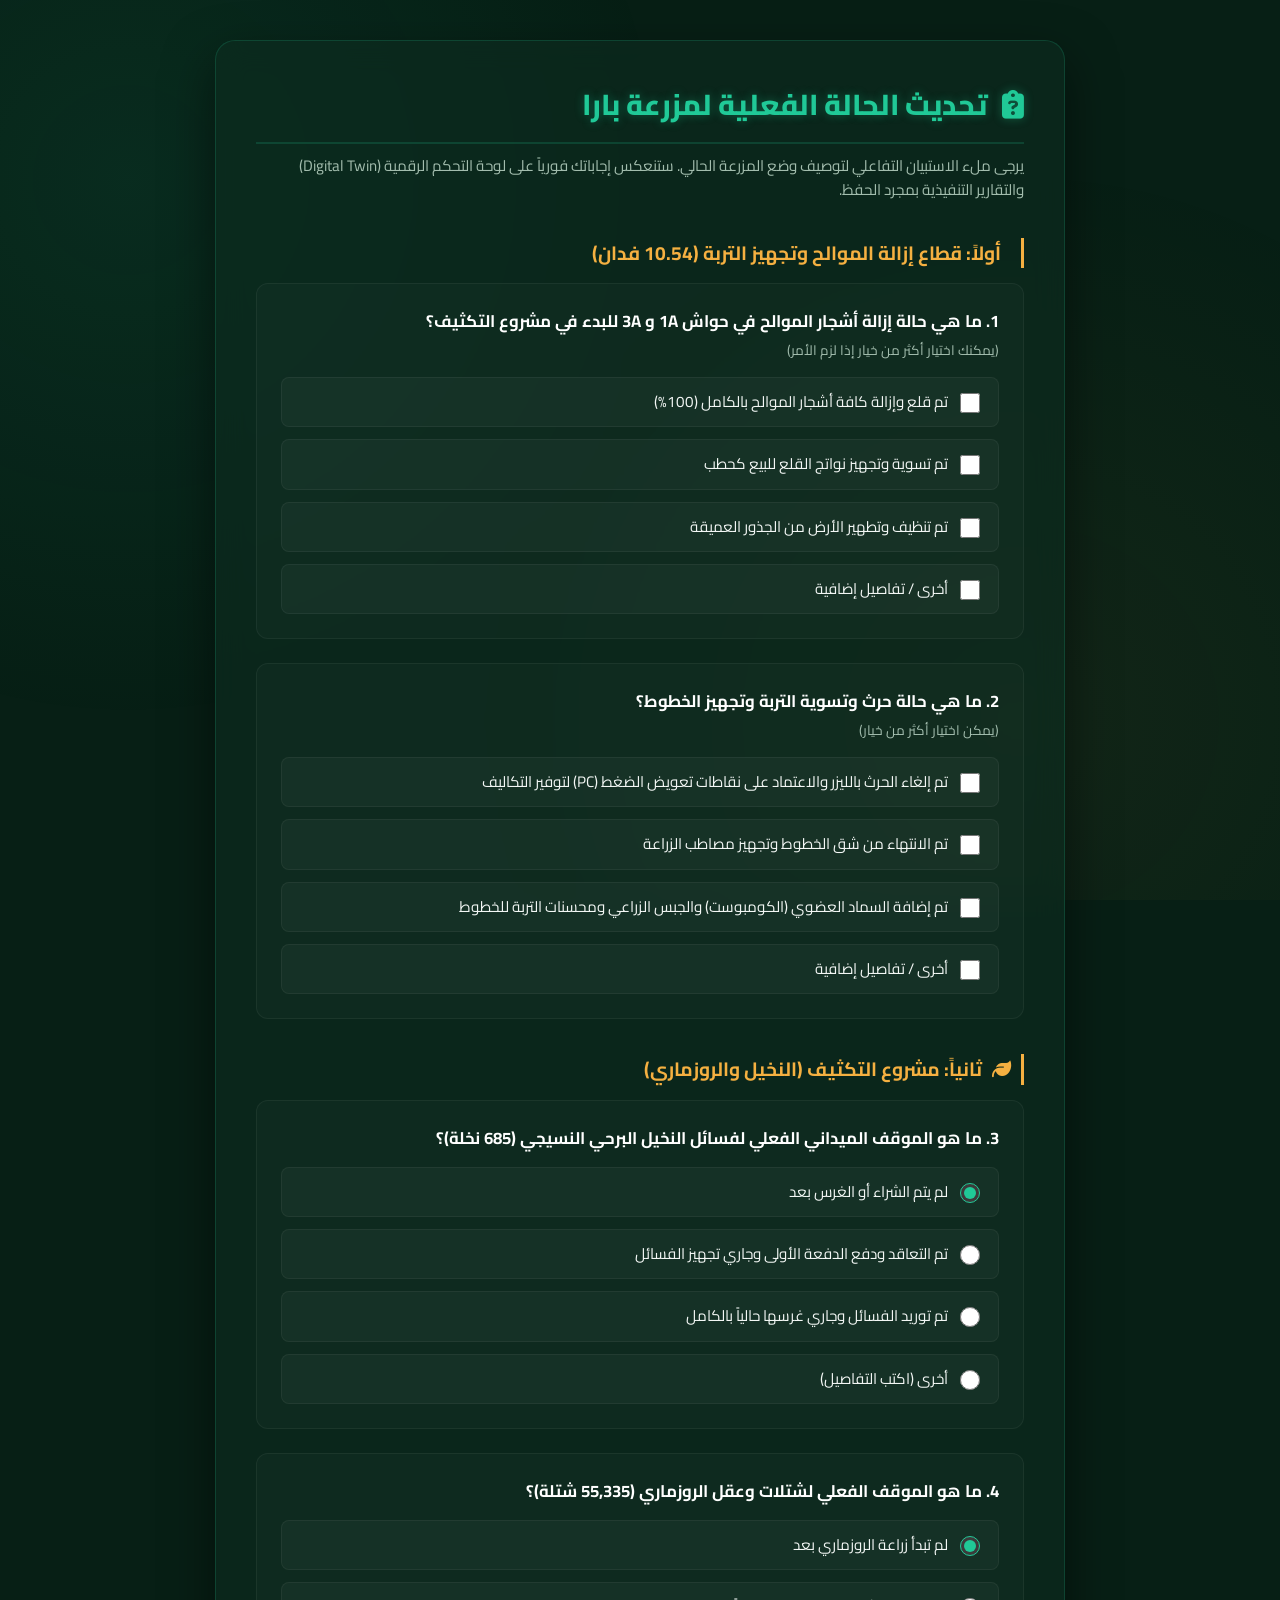
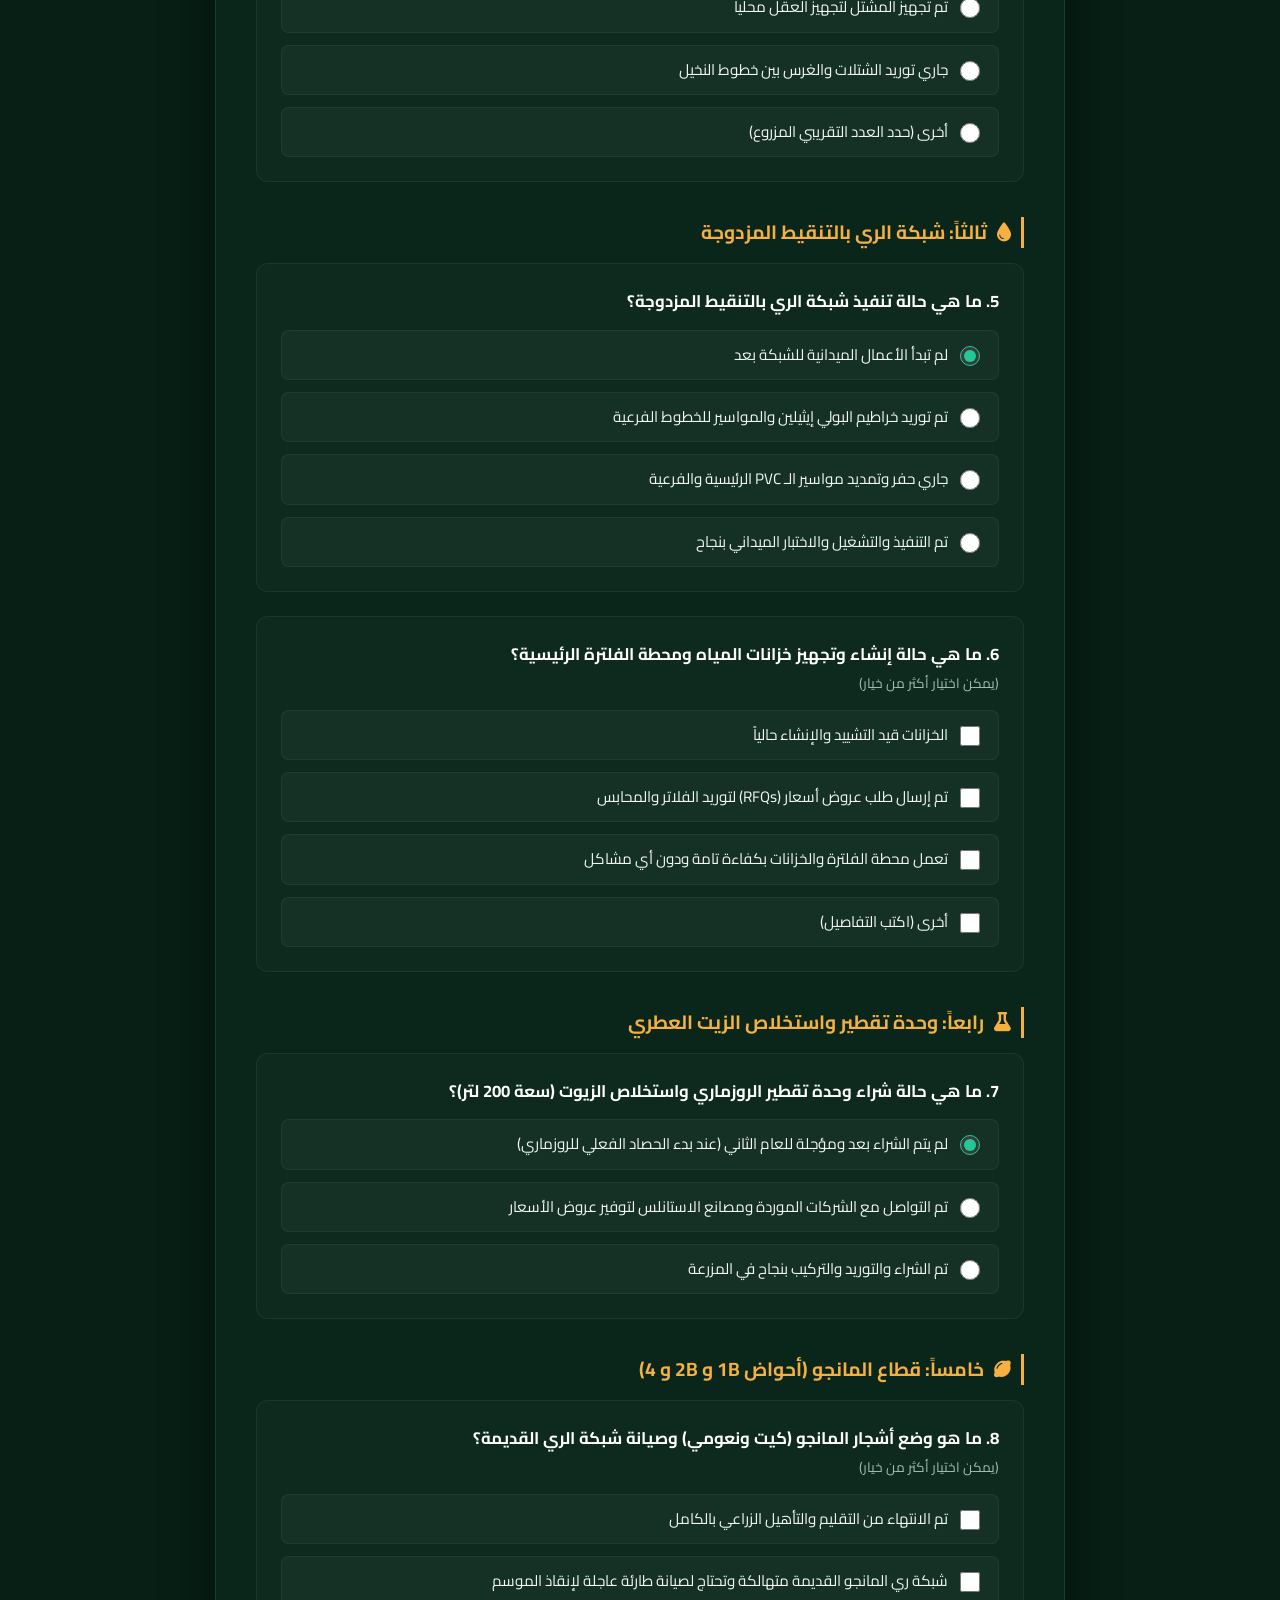
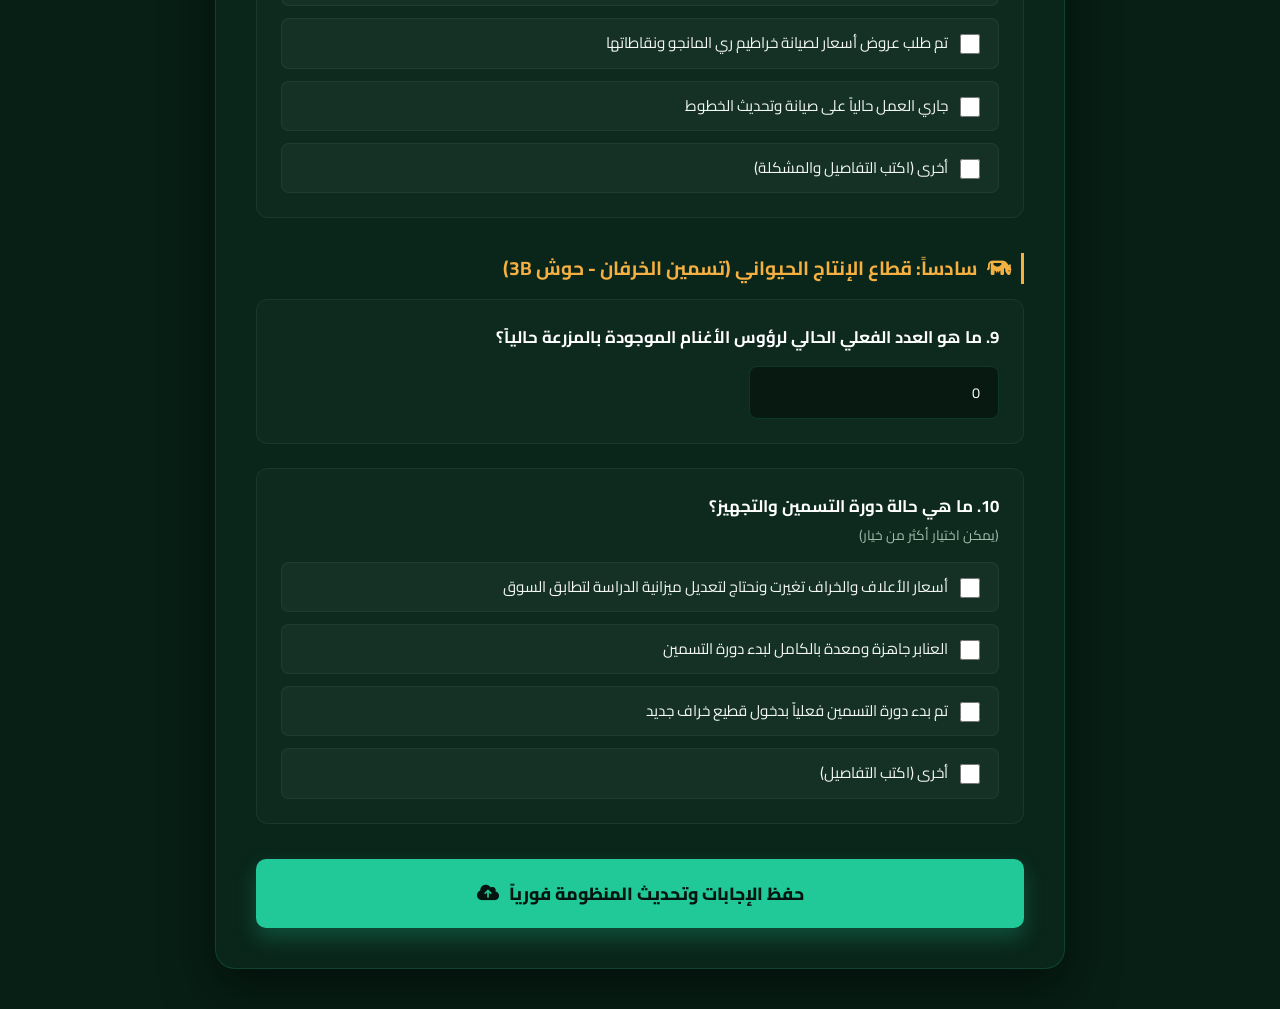
<file: survey.html>
<!DOCTYPE html>
<html lang="ar" dir="rtl">
<head>
    <meta charset="UTF-8">
    <meta name="viewport" content="width=device-width, initial-scale=1.0">
    <title>استبيان تحديث حالة المزرعة | شركة بارا</title>
    <!-- Google Fonts: Cairo -->
    <link rel="preconnect" href="https://fonts.googleapis.com">
    <link rel="preconnect" href="https://fonts.gstatic.com" crossorigin>
    <link href="https://fonts.googleapis.com/css2?family=Cairo:wght@300;400;600;700;900&display=swap" rel="stylesheet">
    <link rel="stylesheet" href="https://cdnjs.cloudflare.com/ajax/libs/font-awesome/6.4.0/css/all.min.css">
    <link rel="stylesheet" href="style.css">
    <style>
        body {
            font-family: 'Cairo', sans-serif;
            background-color: var(--bg-dark, #071f15);
            color: var(--text-primary, #f3f7f5);
            margin: 0;
            padding: 40px 20px;
            display: flex;
            justify-content: center;
            align-items: center;
            min-height: 100vh;
            position: relative;
        }
        
        .glass-bg {
            position: fixed;
            top: 0;
            left: 0;
            width: 100vw;
            height: 100vh;
            z-index: -2;
            background: radial-gradient(circle at 10% 20%, rgba(32, 201, 151, 0.08) 0%, transparent 40%),
                        radial-gradient(circle at 80% 80%, rgba(245, 176, 65, 0.05) 0%, transparent 45%);
        }

        .survey-container {
            background: var(--bg-card, rgba(13, 44, 31, 0.65));
            border: 1px solid var(--border-color, rgba(32, 201, 151, 0.18));
            backdrop-filter: blur(15px);
            -webkit-backdrop-filter: blur(15px);
            border-radius: 20px;
            padding: 40px;
            width: 100%;
            max-width: 850px;
            box-shadow: 0 20px 50px rgba(0, 0, 0, 0.5);
            direction: rtl;
            position: relative;
            z-index: 10;
        }

        h1 {
            color: var(--primary, #20c997);
            font-size: 1.8rem;
            font-weight: 800;
            margin-top: 0;
            margin-bottom: 10px;
            display: flex;
            align-items: center;
            gap: 15px;
            border-bottom: 2px solid var(--border-color, rgba(32, 201, 151, 0.18));
            padding-bottom: 15px;
            text-shadow: 0 0 10px var(--primary-glow, rgba(32, 201, 151, 0.35));
        }

        p.subtitle {
            color: var(--text-secondary, #a3bdae);
            font-size: 0.95rem;
            margin-bottom: 30px;
        }

        .section-title {
            color: var(--gold, #f5b041);
            font-size: 1.2rem;
            font-weight: 700;
            margin: 35px 0 15px 0;
            display: flex;
            align-items: center;
            gap: 10px;
            border-right: 3px solid var(--gold, #f5b041);
            padding-right: 10px;
        }

        .question-group {
            background: rgba(255, 255, 255, 0.02);
            border: 1px solid rgba(255, 255, 255, 0.05);
            border-radius: 12px;
            padding: 24px;
            margin-bottom: 24px;
            transition: border-color 0.3s ease;
        }
        
        .question-group:hover {
            border-color: var(--border-hover, rgba(32, 201, 151, 0.4));
        }

        .question-text {
            font-weight: 700;
            font-size: 1.05rem;
            margin-bottom: 15px;
            color: #ffffff;
        }
        
        .question-hint {
            font-size: 0.85rem;
            color: var(--text-secondary, #a3bdae);
            margin-top: -10px;
            margin-bottom: 15px;
            display: block;
        }

        .options-list {
            display: flex;
            flex-direction: column;
            gap: 12px;
        }

        .option-item {
            display: flex;
            align-items: flex-start;
            gap: 12px;
            cursor: pointer;
            padding: 12px 18px;
            background: rgba(255, 255, 255, 0.03);
            border-radius: 8px;
            border: 1px solid rgba(255, 255, 255, 0.05);
            transition: all 0.2s ease;
        }

        .option-item:hover {
            background: rgba(32, 201, 151, 0.08);
            border-color: rgba(32, 201, 151, 0.25);
        }

        .option-item input[type="radio"], 
        .option-item input[type="checkbox"] {
            accent-color: var(--primary, #20c997);
            width: 20px;
            height: 20px;
            cursor: pointer;
            margin-top: 3px;
        }

        .option-item span {
            font-size: 0.95rem;
            user-select: none;
            color: #f3f7f5;
        }

        .write-in-container {
            margin-top: 15px;
            display: none;
            animation: slideDown 0.3s ease;
        }
        
        @keyframes slideDown {
            from { opacity: 0; transform: translateY(-10px); }
            to { opacity: 1; transform: translateY(0); }
        }

        .write-in-input {
            width: 100%;
            background: rgba(0, 0, 0, 0.4);
            border: 1px solid var(--border-color, rgba(32, 201, 151, 0.18));
            color: #ffffff;
            padding: 12px 18px;
            border-radius: 8px;
            font-family: 'Cairo', sans-serif;
            font-size: 0.9rem;
            box-sizing: border-box;
            transition: all 0.3s ease;
        }

        .write-in-input:focus {
            outline: none;
            border-color: var(--primary, #20c997);
            box-shadow: 0 0 10px rgba(32, 201, 151, 0.2);
        }

        .btn-submit {
            background: var(--primary, #20c997);
            color: #05140e;
            border: none;
            padding: 18px 30px;
            font-size: 1.1rem;
            font-weight: 800;
            border-radius: 10px;
            cursor: pointer;
            width: 100%;
            margin-top: 35px;
            transition: all 0.3s ease;
            font-family: 'Cairo', sans-serif;
            box-shadow: 0 10px 20px rgba(32, 201, 151, 0.25);
            display: flex;
            align-items: center;
            justify-content: center;
            gap: 10px;
        }

        .btn-submit:hover {
            background: #1cb889;
            box-shadow: 0 10px 25px rgba(32, 201, 151, 0.45);
            transform: translateY(-2px);
        }

        /* Success & Result Container */
        .result-container {
            margin-top: 35px;
            display: none;
            background: rgba(13, 44, 31, 0.9);
            border: 1px solid var(--primary, #20c997);
            border-radius: 12px;
            padding: 30px;
            animation: fadeIn 0.5s ease;
            text-align: center;
            box-shadow: 0 15px 40px rgba(0, 0, 0, 0.4);
        }

        .result-container i.success-icon {
            font-size: 3.5rem;
            color: var(--primary, #20c997);
            margin-bottom: 20px;
            filter: drop-shadow(0 0 10px var(--primary-glow));
        }

        .result-container h3 {
            color: #ffffff;
            margin-top: 0;
            font-size: 1.4rem;
            font-weight: 700;
            margin-bottom: 10px;
        }
        
        .result-container p {
            color: var(--text-secondary, #a3bdae);
            font-size: 1rem;
            margin-bottom: 25px;
        }

        .btn-dashboard {
            background: var(--gold, #f5b041);
            color: #000000;
            border: none;
            padding: 12px 24px;
            font-size: 1rem;
            font-weight: 700;
            border-radius: 8px;
            cursor: pointer;
            font-family: 'Cairo', sans-serif;
            display: inline-flex;
            align-items: center;
            gap: 10px;
            text-decoration: none;
            transition: all 0.3s ease;
        }

        .btn-dashboard:hover {
            background: #e0a800;
            transform: scale(1.03);
        }

        @keyframes fadeIn {
            from { opacity: 0; transform: translateY(15px); }
            to { opacity: 1; transform: translateY(0); }
        }
    </style>
</head>
<body>
    <div class="glass-bg"></div>
    
    <div class="survey-container">
        <h1><i class="fa-solid fa-clipboard-question"></i> تحديث الحالة الفعلية لمزرعة بارا</h1>
        <p class="subtitle">يرجى ملء الاستبيان التفاعلي لتوصيف وضع المزرعة الحالي. ستنعكس إجاباتك فورياً على لوحة التحكم الرقمية (Digital Twin) والتقارير التنفيذية بمجرد الحفظ.</p>
        
        <form id="surveyForm">
            <!-- Section 1 -->
            <div class="section-title"><i class="fa-solid fa-shovel"></i> أولاً: قطاع إزالة الموالح وتجهيز التربة (10.54 فدان)</div>
            
            <div class="question-group">
                <div class="question-text">1. ما هي حالة إزالة أشجار الموالح في حواش 1A و 3A للبدء في مشروع التكثيف؟</div>
                <span class="question-hint">(يمكنك اختيار أكثر من خيار إذا لزم الأمر)</span>
                <div class="options-list">
                    <label class="option-item">
                        <input type="checkbox" name="q_citrus_removal" value="تم قلع وإزالة كافة أشجار الموالح بالكامل">
                        <span>تم قلع وإزالة كافة أشجار الموالح بالكامل (100%)</span>
                    </label>
                    <label class="option-item">
                        <input type="checkbox" name="q_citrus_removal" value="تم تسوية وتجهيز نواتج القلع للبيع كحطب">
                        <span>تم تسوية وتجهيز نواتج القلع للبيع كحطب</span>
                    </label>
                    <label class="option-item">
                        <input type="checkbox" name="q_citrus_removal" value="تم تنظيف وتطهير الأرض من الجذور العميقة">
                        <span>تم تنظيف وتطهير الأرض من الجذور العميقة</span>
                    </label>
                    <label class="option-item">
                        <input type="checkbox" name="q_citrus_removal" value="أخرى" onchange="toggleWriteIn(this, 'citrus_removal_write')">
                        <span>أخرى / تفاصيل إضافية</span>
                    </label>
                </div>
                <div class="write-in-container" id="citrus_removal_write">
                    <input type="text" class="write-in-input" placeholder="اكتب تفاصيل إضافية هنا...">
                </div>
            </div>

            <div class="question-group">
                <div class="question-text">2. ما هي حالة حرث وتسوية التربة وتجهيز الخطوط؟</div>
                <span class="question-hint">(يمكن اختيار أكثر من خيار)</span>
                <div class="options-list">
                    <label class="option-item">
                        <input type="checkbox" name="q_soil_prep" value="تم إلغاء الحرث بالليزر والاعتماد على نقاطات تعويض الضغط (PC)">
                        <span>تم إلغاء الحرث بالليزر والاعتماد على نقاطات تعويض الضغط (PC) لتوفير التكاليف</span>
                    </label>
                    <label class="option-item">
                        <input type="checkbox" name="q_soil_prep" value="تم الانتهاء من شق الخطوط وتجهيز مصاطب الزراعة">
                        <span>تم الانتهاء من شق الخطوط وتجهيز مصاطب الزراعة</span>
                    </label>
                    <label class="option-item">
                        <input type="checkbox" name="q_soil_prep" value="تم إضافة السماد العضوي (الكومبوست) والجبس الزراعي ومحسنات التربة للخطوط">
                        <span>تم إضافة السماد العضوي (الكومبوست) والجبس الزراعي ومحسنات التربة للخطوط</span>
                    </label>
                    <label class="option-item">
                        <input type="checkbox" name="q_soil_prep" value="أخرى" onchange="toggleWriteIn(this, 'soil_prep_write')">
                        <span>أخرى / تفاصيل إضافية</span>
                    </label>
                </div>
                <div class="write-in-container" id="soil_prep_write">
                    <input type="text" class="write-in-input" placeholder="اكتب تفاصيل إضافية هنا...">
                </div>
            </div>

            <!-- Section 2 -->
            <div class="section-title"><i class="fa-solid fa-leaf"></i> ثانياً: مشروع التكثيف (النخيل والروزماري)</div>
            
            <div class="question-group">
                <div class="question-text">3. ما هو الموقف الميداني الفعلي لفسائل النخيل البرحي النسيجي (685 نخلة)؟</div>
                <div class="options-list">
                    <label class="option-item">
                        <input type="radio" name="q_palm_status" value="لم يتم الشراء أو الغرس بعد" checked>
                        <span>لم يتم الشراء أو الغرس بعد</span>
                    </label>
                    <label class="option-item">
                        <input type="radio" name="q_palm_status" value="تم التعاقد ودفع الدفعة الأولى وجاري تجهيز الفسائل">
                        <span>تم التعاقد ودفع الدفعة الأولى وجاري تجهيز الفسائل</span>
                    </label>
                    <label class="option-item">
                        <input type="radio" name="q_palm_status" value="تم توريد الفسائل وجاري غرسها حالياً بالكامل">
                        <span>تم توريد الفسائل وجاري غرسها حالياً بالكامل</span>
                    </label>
                    <label class="option-item">
                        <input type="radio" name="q_palm_status" value="أخرى" onchange="toggleWriteInRadio(this, 'palm_write')">
                        <span>أخرى (اكتب التفاصيل)</span>
                    </label>
                </div>
                <div class="write-in-container" id="palm_write">
                    <input type="text" class="write-in-input" placeholder="مثال: تم زراعة 100 نخلة فقط حتى الآن...">
                </div>
            </div>

            <div class="question-group">
                <div class="question-text">4. ما هو الموقف الفعلي لشتلات وعقل الروزماري (55,335 شتلة)؟</div>
                <div class="options-list">
                    <label class="option-item">
                        <input type="radio" name="q_rosemary_status" value="لم تبدأ زراعة الروزماري بعد" checked>
                        <span>لم تبدأ زراعة الروزماري بعد</span>
                    </label>
                    <label class="option-item">
                        <input type="radio" name="q_rosemary_status" value="تم تجهيز المشتل لتجهيز العقل محلياً">
                        <span>تم تجهيز المشتل لتجهيز العقل محلياً</span>
                    </label>
                    <label class="option-item">
                        <input type="radio" name="q_rosemary_status" value="جاري توريد الشتلات والغرس بين خطوط النخيل">
                        <span>جاري توريد الشتلات والغرس بين خطوط النخيل</span>
                    </label>
                    <label class="option-item">
                        <input type="radio" name="q_rosemary_status" value="أخرى" onchange="toggleWriteInRadio(this, 'rosemary_write')">
                        <span>أخرى (حدد العدد التقريبي المزروع)</span>
                    </label>
                </div>
                <div class="write-in-container" id="rosemary_write">
                    <input type="text" class="write-in-input" placeholder="مثال: تم زراعة 15,000 شتلة بالكامل...">
                </div>
            </div>

            <!-- Section 3 -->
            <div class="section-title"><i class="fa-solid fa-droplet"></i> ثالثاً: شبكة الري بالتنقيط المزدوجة</div>
            
            <div class="question-group">
                <div class="question-text">5. ما هي حالة تنفيذ شبكة الري بالتنقيط المزدوجة؟</div>
                <div class="options-list">
                    <label class="option-item">
                        <input type="radio" name="q_irrigation_status" value="لم تبدأ الأعمال الميدانية للشبكة بعد" checked>
                        <span>لم تبدأ الأعمال الميدانية للشبكة بعد</span>
                    </label>
                    <label class="option-item">
                        <input type="radio" name="q_irrigation_status" value="تم توريد خراطيم البولي إيثيلين والمواسير للخطوط الفرعية">
                        <span>تم توريد خراطيم البولي إيثيلين والمواسير للخطوط الفرعية</span>
                    </label>
                    <label class="option-item">
                        <input type="radio" name="q_irrigation_status" value="جاري حفر وتمديد مواسير الـ PVC الرئيسية والفرعية">
                        <span>جاري حفر وتمديد مواسير الـ PVC الرئيسية والفرعية</span>
                    </label>
                    <label class="option-item">
                        <input type="radio" name="q_irrigation_status" value="تم التنفيذ والتشغيل والاختبار الميداني بنجاح">
                        <span>تم التنفيذ والتشغيل والاختبار الميداني بنجاح</span>
                    </label>
                </div>
            </div>

            <div class="question-group">
                <div class="question-text">6. ما هي حالة إنشاء وتجهيز خزانات المياه ومحطة الفلترة الرئيسية؟</div>
                <span class="question-hint">(يمكن اختيار أكثر من خيار)</span>
                <div class="options-list">
                    <label class="option-item">
                        <input type="checkbox" name="q_reservoirs_status" value="الخزانات قيد التشييد والإنشاء حالياً">
                        <span>الخزانات قيد التشييد والإنشاء حالياً</span>
                    </label>
                    <label class="option-item">
                        <input type="checkbox" name="q_reservoirs_status" value="تم إرسال طلب عروض أسعار (RFQs) لتوريد الفلاتر والمحابس">
                        <span>تم إرسال طلب عروض أسعار (RFQs) لتوريد الفلاتر والمحابس</span>
                    </label>
                    <label class="option-item">
                        <input type="checkbox" name="q_reservoirs_status" value="تعمل المحطة بكفاءة تامة ودون أي مشاكل">
                        <span>تعمل محطة الفلترة والخزانات بكفاءة تامة ودون أي مشاكل</span>
                    </label>
                    <label class="option-item">
                        <input type="checkbox" name="q_reservoirs_status" value="أخرى" onchange="toggleWriteIn(this, 'reservoir_write')">
                        <span>أخرى (اكتب التفاصيل)</span>
                    </label>
                </div>
                <div class="write-in-container" id="reservoir_write">
                    <input type="text" class="write-in-input" placeholder="مثال: الفلاتر الرملية تحتاج لصيانة عاجلة...">
                </div>
            </div>

            <!-- Section 4 -->
            <div class="section-title"><i class="fa-solid fa-flask"></i> رابعاً: وحدة تقطير واستخلاص الزيت العطري</div>
            
            <div class="question-group">
                <div class="question-text">7. ما هي حالة شراء وحدة تقطير الروزماري واستخلاص الزيوت (سعة 200 لتر)؟</div>
                <div class="options-list">
                    <label class="option-item">
                        <input type="radio" name="q_distiller_status" value="لم يتم الشراء بعد ومؤجلة للعام الثاني (عند بدء الحصاد)" checked>
                        <span>لم يتم الشراء بعد ومؤجلة للعام الثاني (عند بدء الحصاد الفعلي للروزماري)</span>
                    </label>
                    <label class="option-item">
                        <input type="radio" name="q_distiller_status" value="تم التواصل مع الشركات الموردة ومصانع الاستانلس لتوفير عروض الأسعار">
                        <span>تم التواصل مع الشركات الموردة ومصانع الاستانلس لتوفير عروض الأسعار</span>
                    </label>
                    <label class="option-item">
                        <input type="radio" name="q_distiller_status" value="تم الشراء والتوريد والتركيب بنجاح في المزرعة">
                        <span>تم الشراء والتوريد والتركيب بنجاح في المزرعة</span>
                    </label>
                </div>
            </div>

            <!-- Section 5 -->
            <div class="section-title"><i class="fa-solid fa-lemon"></i> خامساً: قطاع المانجو (أحواض 1B و 2B و 4)</div>
            
            <div class="question-group">
                <div class="question-text">8. ما هو وضع أشجار المانجو (كيت ونعومي) وصيانة شبكة الري القديمة؟</div>
                <span class="question-hint">(يمكن اختيار أكثر من خيار)</span>
                <div class="options-list">
                    <label class="option-item">
                        <input type="checkbox" name="q_mango_status" value="تم الانتهاء من التقليم والتأهيل الزراعي بالكامل">
                        <span>تم الانتهاء من التقليم والتأهيل الزراعي بالكامل</span>
                    </label>
                    <label class="option-item">
                        <input type="checkbox" name="q_mango_status" value="شبكة ري المانجو القديمة متهالكة وتحتاج لصيانة طارئة عاجلة">
                        <span>شبكة ري المانجو القديمة متهالكة وتحتاج لصيانة طارئة عاجلة لإنقاذ الموسم</span>
                    </label>
                    <label class="option-item">
                        <input type="checkbox" name="q_mango_status" value="تم طلب عروض أسعار لصيانة خراطيم ري المانجو ونقاطاتها">
                        <span>تم طلب عروض أسعار لصيانة خراطيم ري المانجو ونقاطاتها</span>
                    </label>
                    <label class="option-item">
                        <input type="checkbox" name="q_mango_status" value="جاري العمل حالياً على صيانة وتحديث الخطوط">
                        <span>جاري العمل حالياً على صيانة وتحديث الخطوط</span>
                    </label>
                    <label class="option-item">
                        <input type="checkbox" name="q_mango_status" value="أخرى" onchange="toggleWriteIn(this, 'mango_write')">
                        <span>أخرى (اكتب التفاصيل والمشكلة)</span>
                    </label>
                </div>
                <div class="write-in-container" id="mango_write">
                    <input type="text" class="write-in-input" placeholder="اكتب تفاصيل إضافية...">
                </div>
            </div>

            <!-- Section 6 -->
            <div class="section-title"><i class="fa-solid fa-cow"></i> سادساً: قطاع الإنتاج الحيواني (تسمين الخرفان - حوش 3B)</div>
            
            <div class="question-group">
                <div class="question-text">9. ما هو العدد الفعلي الحالي لرؤوس الأغنام الموجودة بالمزرعة حالياً؟</div>
                <input type="number" id="q_sheep_count" class="write-in-input" style="display:block; max-width: 250px;" placeholder="مثال: 150" value="0">
            </div>

            <div class="question-group">
                <div class="question-text">10. ما هي حالة دورة التسمين والتجهيز؟</div>
                <span class="question-hint">(يمكن اختيار أكثر من خيار)</span>
                <div class="options-list">
                    <label class="option-item">
                        <input type="checkbox" name="q_sheep_status" value="أسعار الأعلاف والخراف تغيرت ونحتاج لتعديل ميزانية الدراسة">
                        <span>أسعار الأعلاف والخراف تغيرت ونحتاج لتعديل ميزانية الدراسة لتطابق السوق</span>
                    </label>
                    <label class="option-item">
                        <input type="checkbox" name="q_sheep_status" value="العنابر جاهزة ومعدة بالكامل لبدء دورة التسمين">
                        <span>العنابر جاهزة ومعدة بالكامل لبدء دورة التسمين</span>
                    </label>
                    <label class="option-item">
                        <input type="checkbox" name="q_sheep_status" value="تم بدء دورة التسمين فعلياً بدخول قطيع خراف جديد">
                        <span>تم بدء دورة التسمين فعلياً بدخول قطيع خراف جديد</span>
                    </label>
                    <label class="option-item">
                        <input type="checkbox" name="q_sheep_status" value="أخرى" onchange="toggleWriteIn(this, 'sheep_write')">
                        <span>أخرى (اكتب التفاصيل)</span>
                    </label>
                </div>
                <div class="write-in-container" id="sheep_write">
                    <input type="text" class="write-in-input" placeholder="اكتب تفاصيل إضافية...">
                </div>
            </div>

            <button type="submit" class="btn-submit">حفظ الإجابات وتحديث المنظومة فورياً <i class="fa-solid fa-cloud-arrow-up"></i></button>
        </form>

        <div class="result-container" id="resultContainer">
            <i class="fa-solid fa-circle-check success-icon"></i>
            <h3>تم تحديث المنظومة بنجاح!</h3>
            <p>لقد استقبل خادم الويب الإجابات وقام بحفظها وتحديث لوحة تحكم المنظومة الرقمية ودراسات التكاليف التأسيسية والتشغيلية فورياً.</p>
            <a href="index.html" class="btn-dashboard"><i class="fa-solid fa-gauge"></i> الذهاب إلى لوحة التحكم الرئيسية</a>
        </div>
    </div>

    <script>
        // Checkboxes toggle write-in containers
        function toggleWriteIn(checkbox, containerId) {
            const container = document.getElementById(containerId);
            if (checkbox.checked) {
                container.style.display = 'block';
                container.querySelector('input').focus();
            } else {
                container.style.display = 'none';
            }
        }

        // Radio toggle write-in containers
        function toggleWriteInRadio(radio, containerId) {
            const container = document.getElementById(containerId);
            if (radio.checked) {
                container.style.display = 'block';
                container.querySelector('input').focus();
            }
        }

        // Add change listener to radio group to hide write-ins when not selected
        document.querySelectorAll('input[type="radio"]').forEach(radio => {
            radio.addEventListener('change', (e) => {
                const name = e.target.name;
                if (name === 'q_palm_status' && e.target.value !== 'أخرى') {
                    document.getElementById('palm_write').style.display = 'none';
                }
                if (name === 'q_rosemary_status' && e.target.value !== 'أخرى') {
                    document.getElementById('rosemary_write').style.display = 'none';
                }
            });
        });

        const form = document.getElementById('surveyForm');
        form.addEventListener('submit', (e) => {
            e.preventDefault();
            
            // Helper to collect checked values + other text
            const getCheckboxVals = (name, writeId) => {
                const checked = [];
                form.querySelectorAll(`input[name="${name}"]:checked`).forEach(el => {
                    if (el.value === 'أخرى') {
                        const otherText = document.getElementById(writeId).querySelector('input').value.trim();
                        if (otherText) {
                            checked.push(`أخرى: ${otherText}`);
                        } else {
                            checked.push('أخرى');
                        }
                    } else {
                        checked.push(el.value);
                    }
                });
                return checked.join(" | ");
            };

            const getRadioVal = (name, writeId) => {
                const selected = form.querySelector(`input[name="${name}"]:checked`);
                if (!selected) return "";
                if (selected.value === 'أخرى') {
                    const otherText = document.getElementById(writeId).querySelector('input').value.trim();
                    return otherText ? `أخرى: ${otherText}` : 'أخرى';
                }
                return selected.value;
            };

            const data = {
                "إزالة الموالح": getCheckboxVals("q_citrus_removal", "citrus_removal_write"),
                "حرث وتجهيز التربة": getCheckboxVals("q_soil_prep", "soil_prep_write"),
                "فسائل النخيل البرحي": getRadioVal("q_palm_status", "palm_write"),
                "شتلات الروزماري": getRadioVal("q_rosemary_status", "rosemary_write"),
                "تنفيذ شبكة الري المزدوجة": getRadioVal("q_irrigation_status", ""),
                "كفاءة الخزانات والفلترة": getCheckboxVals("q_reservoirs_status", "reservoir_write"),
                "وحدة التقطير البخارية": getRadioVal("q_distiller_status", ""),
                "أشجار المانجو": getCheckboxVals("q_mango_status", "mango_write"),
                "عدد خرفان التسمين": document.getElementById('q_sheep_count').value,
                "حالة دورة التسمين": getCheckboxVals("q_sheep_status", "sheep_write")
            };

            // Post to backend server
            fetch('/api/submit-survey', {
                method: 'POST',
                headers: {
                    'Content-Type': 'application/json'
                },
                body: JSON.stringify(data)
            })
            .then(response => {
                if (response.ok) {
                    // Hide form and show success container
                    form.style.display = 'none';
                    document.getElementById('resultContainer').style.display = 'block';
                    document.getElementById('resultContainer').scrollIntoView({ behavior: 'smooth' });
                } else {
                    alert('عذراً، حدث خطأ أثناء إرسال البيانات للخادم.');
                }
            })
            .catch(error => {
                console.error('Error submitting survey:', error);
                alert('عذراً، تعذر الاتصال بالخادم المحلي لحفظ البيانات.');
            });
        });
    </script>
</body>
</html>
</file>
<file: style.css>
/* CSS Design System | Bara Farm Digital Twin Portal */
:root {
    --bg-dark: #071f15;
    --bg-card: rgba(13, 44, 31, 0.65);
    --bg-card-hover: rgba(18, 59, 42, 0.85);
    --border-color: rgba(32, 201, 151, 0.18);
    --border-hover: rgba(32, 201, 151, 0.4);
    --text-primary: #f3f7f5;
    --text-secondary: #a3bdae;
    --primary: #20c997;
    --primary-glow: rgba(32, 201, 151, 0.35);
    --gold: #f5b041;
    --gold-glow: rgba(245, 176, 65, 0.3);
    --red: #e74c3c;
    --blue: #3498db;
    --transition-speed: 0.3s;
    --font-family: 'Cairo', sans-serif;
}

* {
    margin: 0;
    padding: 0;
    box-sizing: border-box;
}

body {
    background-color: var(--bg-dark);
    color: var(--text-primary);
    font-family: var(--font-family);
    line-height: 1.6;
    overflow-x: hidden;
    position: relative;
}

/* Glassmorphism Background Pattern */
.glass-bg {
    position: fixed;
    top: 0;
    left: 0;
    width: 100vw;
    height: 100vh;
    z-index: -2;
    background: radial-gradient(circle at 10% 20%, rgba(32, 201, 151, 0.08) 0%, transparent 40%),
                radial-gradient(circle at 80% 80%, rgba(245, 176, 65, 0.05) 0%, transparent 45%);
}

.container {
    max-width: 1280px;
    margin: 0 auto;
    padding: 100px 24px 40px;
}

/* Navbar */
.navbar {
    position: fixed;
    top: 0;
    right: 0;
    width: 100%;
    height: 75px;
    background: rgba(7, 31, 21, 0.8);
    backdrop-filter: blur(15px);
    -webkit-backdrop-filter: blur(15px);
    border-bottom: 1px solid var(--border-color);
    display: flex;
    justify-content: space-between;
    align-items: center;
    padding: 0 40px;
    z-index: 1000;
}

.logo {
    display: flex;
    align-items: center;
    gap: 12px;
    font-weight: 700;
    font-size: 1.3rem;
    color: var(--text-primary);
}

.logo-icon {
    font-size: 1.6rem;
    color: var(--primary);
    filter: drop-shadow(0 0 8px var(--primary-glow));
}

.logo span small {
    display: block;
    font-size: 0.75rem;
    color: var(--text-secondary);
    font-weight: 400;
    margin-top: -3px;
}

.nav-links {
    display: flex;
    list-style: none;
    gap: 30px;
}

.nav-links a {
    color: var(--text-secondary);
    text-decoration: none;
    font-size: 0.95rem;
    font-weight: 600;
    display: flex;
    align-items: center;
    gap: 8px;
    padding: 8px 16px;
    border-radius: 8px;
    transition: var(--transition-speed);
}

.nav-links a:hover, .nav-links a.active {
    color: var(--primary);
    background: rgba(32, 201, 151, 0.08);
}

.badge {
    background: rgba(32, 201, 151, 0.12);
    border: 1px solid var(--primary);
    padding: 6px 14px;
    border-radius: 50px;
    font-size: 0.8rem;
    font-weight: 600;
    display: flex;
    align-items: center;
    gap: 8px;
}

.status-dot {
    width: 8px;
    height: 8px;
    background: var(--primary);
    border-radius: 50%;
    box-shadow: 0 0 8px var(--primary);
    animation: pulse 1.8s infinite;
}

/* Buttons */
.btn {
    padding: 12px 28px;
    border-radius: 8px;
    font-weight: 600;
    font-size: 0.95rem;
    text-decoration: none;
    display: inline-flex;
    align-items: center;
    gap: 10px;
    cursor: pointer;
    transition: var(--transition-speed);
}

.btn-primary {
    background: var(--primary);
    color: var(--bg-dark);
    box-shadow: 0 4px 15px var(--primary-glow);
}

.btn-primary:hover {
    background: #2ee0aa;
    transform: translateY(-2px);
    box-shadow: 0 6px 20px rgba(32, 201, 151, 0.5);
}

.btn-secondary {
    background: rgba(255, 255, 255, 0.05);
    color: var(--text-primary);
    border: 1px solid var(--border-color);
}

.btn-secondary:hover {
    background: rgba(255, 255, 255, 0.1);
    border-color: var(--border-hover);
    transform: translateY(-2px);
}

/* Sections */
section {
    padding: 60px 0;
    border-bottom: 1px solid rgba(255, 255, 255, 0.04);
}

.section-header {
    text-align: center;
    margin-bottom: 50px;
}

.section-header h2 {
    font-size: 2rem;
    font-weight: 700;
    margin-bottom: 12px;
    color: var(--text-primary);
    display: flex;
    justify-content: center;
    align-items: center;
    gap: 12px;
}

.section-header p {
    color: var(--text-secondary);
    font-size: 1.05rem;
    max-width: 700px;
    margin: 0 auto;
}

/* Hero Section */
.hero-section {
    display: grid;
    grid-template-columns: 1.2fr 0.8fr;
    gap: 60px;
    align-items: center;
    min-height: 70vh;
}

.hero-content h1 {
    font-size: 2.8rem;
    font-weight: 900;
    line-height: 1.25;
    margin: 15px 0 25px;
    color: var(--text-primary);
}

.hero-content p {
    font-size: 1.15rem;
    color: var(--text-secondary);
    margin-bottom: 40px;
    max-width: 650px;
}

.sub-title {
    color: var(--gold);
    font-weight: 700;
    font-size: 0.95rem;
    letter-spacing: 1px;
    display: flex;
    align-items: center;
    gap: 8px;
}

.hero-actions {
    display: flex;
    gap: 20px;
}

/* Animated Tree / Visual */
.hero-image {
    position: relative;
    display: flex;
    justify-content: center;
    align-items: center;
    height: 350px;
}

.tree-container {
    width: 180px;
    height: 180px;
    background: rgba(32, 201, 151, 0.1);
    border: 2px solid var(--border-color);
    border-radius: 50%;
    display: flex;
    justify-content: center;
    align-items: center;
    position: relative;
    box-shadow: inset 0 0 25px rgba(32, 201, 151, 0.15);
}

.tree-icon {
    font-size: 5.5rem;
    color: var(--primary);
    filter: drop-shadow(0 0 15px var(--primary-glow));
    animation: float 4s ease-in-out infinite;
}

.pulse-ring {
    position: absolute;
    border: 1px solid var(--primary);
    border-radius: 50%;
    opacity: 0;
    animation: ripple 4s linear infinite;
    top: -10px;
    left: -10px;
    right: -10px;
    bottom: -10px;
}

.pulse-ring.delay-1 { animation-delay: 1.3s; }
.pulse-ring.delay-2 { animation-delay: 2.6s; }

.floating-card {
    position: absolute;
    background: rgba(13, 44, 31, 0.85);
    backdrop-filter: blur(8px);
    border: 1px solid var(--border-color);
    padding: 12px 18px;
    border-radius: 12px;
    display: flex;
    align-items: center;
    gap: 12px;
    box-shadow: 0 8px 32px rgba(0, 0, 0, 0.3);
    animation: float 5s ease-in-out infinite;
}

.floating-card h4 {
    font-size: 0.9rem;
    font-weight: 700;
}

.floating-card p {
    font-size: 0.75rem;
    color: var(--text-secondary);
}

.floating-card i {
    font-size: 1.4rem;
}

.floating-card.c1 { top: 20px; right: 20px; animation-delay: 0.5s; }
.floating-card.c2 { bottom: 20px; left: 10px; animation-delay: 1.5s; }
.floating-card.c3 { bottom: 60px; right: -20px; animation-delay: 2.5s; }

.text-red { color: var(--red); filter: drop-shadow(0 0 5px rgba(231,76,60,0.4)); }
.text-blue { color: var(--blue); filter: drop-shadow(0 0 5px rgba(52,152,219,0.4)); }
.text-gold { color: var(--gold); filter: drop-shadow(0 0 5px rgba(245,176,65,0.4)); }

/* Card Common */
.card {
    background: var(--bg-card);
    backdrop-filter: blur(10px);
    -webkit-backdrop-filter: blur(10px);
    border: 1px solid var(--border-color);
    border-radius: 16px;
    padding: 30px;
    box-shadow: 0 10px 40px rgba(0, 0, 0, 0.25);
    transition: var(--transition-speed);
}

.card:hover {
    background: var(--bg-card-hover);
    border-color: var(--border-hover);
    box-shadow: 0 15px 50px rgba(0, 0, 0, 0.35);
}

/* KPIs */
.kpis-grid {
    display: grid;
    grid-template-columns: repeat(auto-fit, minmax(260px, 1fr));
    gap: 25px;
}

.kpi-card {
    background: var(--bg-card);
    border: 1px solid var(--border-color);
    border-radius: 16px;
    padding: 24px;
    text-align: center;
    position: relative;
    overflow: hidden;
    transition: var(--transition-speed);
}

.kpi-card:hover {
    transform: translateY(-5px);
    background: var(--bg-card-hover);
    border-color: var(--border-hover);
}

.kpi-card::before {
    content: '';
    position: absolute;
    top: 0;
    left: 0;
    width: 100%;
    height: 4px;
    background: var(--primary);
    opacity: 0.6;
}

.kpi-card:nth-child(2)::before { background: var(--blue); }
.kpi-card:nth-child(3)::before { background: var(--gold); }
.kpi-card:nth-child(4)::before { background: var(--primary); }

.kpi-icon {
    font-size: 2.2rem;
    color: var(--primary);
    margin-bottom: 15px;
    opacity: 0.9;
}

.kpi-card:nth-child(2) .kpi-icon { color: var(--blue); }
.kpi-card:nth-child(3) .kpi-icon { color: var(--gold); }

.kpi-card h3 {
    font-size: 1rem;
    color: var(--text-secondary);
    font-weight: 600;
    margin-bottom: 8px;
}

.kpi-value {
    font-size: 1.8rem;
    font-weight: 800;
    color: var(--text-primary);
    margin-bottom: 10px;
}

.kpi-card p {
    font-size: 0.85rem;
    color: var(--text-secondary);
}

/* Workflows & Tabs */
.workflow-tabs {
    display: flex;
    justify-content: center;
    gap: 15px;
    margin-bottom: 40px;
}

.tab-btn {
    background: rgba(255, 255, 255, 0.03);
    border: 1px solid var(--border-color);
    color: var(--text-secondary);
    padding: 14px 28px;
    border-radius: 12px;
    font-family: var(--font-family);
    font-size: 0.95rem;
    font-weight: 600;
    cursor: pointer;
    display: flex;
    align-items: center;
    gap: 10px;
    transition: var(--transition-speed);
}

.tab-btn:hover {
    background: rgba(32, 201, 151, 0.05);
    color: var(--text-primary);
}

.tab-btn.active {
    background: var(--primary);
    color: var(--bg-dark);
    border-color: var(--primary);
    box-shadow: 0 5px 15px var(--primary-glow);
}

.tab-content {
    display: none;
}

.tab-content.active {
    display: block;
    animation: fadeIn var(--transition-speed) ease-in-out;
}

/* Stepper Pipeline Flow */
.pipeline-flow {
    display: flex;
    align-items: stretch;
    justify-content: space-between;
    margin-bottom: 30px;
    gap: 15px;
}

.step {
    background: var(--bg-card);
    border: 1px solid var(--border-color);
    padding: 24px;
    border-radius: 16px;
    width: 22%;
    position: relative;
    display: flex;
    flex-direction: column;
    gap: 12px;
    transition: var(--transition-speed);
}

.step:hover {
    background: var(--bg-card-hover);
    border-color: var(--border-hover);
}

.step-num {
    position: absolute;
    top: -15px;
    right: -15px;
    width: 32px;
    height: 32px;
    background: var(--primary);
    color: var(--bg-dark);
    font-weight: 700;
    border-radius: 50%;
    display: flex;
    justify-content: center;
    align-items: center;
    border: 2px solid var(--bg-dark);
    box-shadow: 0 0 10px var(--primary-glow);
}

.step h4 {
    font-size: 1.05rem;
    font-weight: 700;
    margin-top: 5px;
}

.step p {
    font-size: 0.85rem;
    color: var(--text-secondary);
    flex-grow: 1;
}

.file-tag {
    background: rgba(255, 255, 255, 0.05);
    border: 1px solid rgba(255, 255, 255, 0.08);
    padding: 5px 10px;
    border-radius: 6px;
    font-size: 0.75rem;
    font-weight: 600;
    color: var(--primary);
    width: fit-content;
}

.arrow {
    display: flex;
    align-items: center;
    justify-content: center;
    color: var(--primary);
    font-size: 1.5rem;
    opacity: 0.6;
}

.pipeline-desc h3 {
    font-size: 1.15rem;
    margin-bottom: 12px;
    display: flex;
    align-items: center;
    gap: 10px;
    color: var(--gold);
}

.pipeline-desc p {
    font-size: 0.95rem;
    color: var(--text-secondary);
}

/* File Map Explorer */
.files-layout {
    display: grid;
    grid-template-columns: 0.3fr 0.7fr;
    gap: 30px;
    align-items: start;
}

.files-sidebar {
    background: var(--bg-card);
    border: 1px solid var(--border-color);
    border-radius: 16px;
    padding: 15px;
}

.folder-list {
    list-style: none;
    display: flex;
    flex-direction: column;
    gap: 8px;
}

.folder-item {
    padding: 14px 18px;
    border-radius: 10px;
    cursor: pointer;
    font-weight: 600;
    font-size: 0.9rem;
    color: var(--text-secondary);
    display: flex;
    align-items: center;
    gap: 12px;
    transition: var(--transition-speed);
}

.folder-item:hover, .folder-item.active {
    background: rgba(32, 201, 151, 0.08);
    color: var(--primary);
}

.folder-item i {
    font-size: 1.1rem;
}

.folder-view {
    display: none;
}

.folder-view.active {
    display: block;
    animation: fadeIn 0.4s ease-in-out;
}

.folder-view h3 {
    font-size: 1.3rem;
    margin-bottom: 8px;
}

.folder-path {
    font-size: 0.8rem;
    color: var(--text-secondary);
    margin-bottom: 25px;
    background: rgba(0, 0, 0, 0.2);
    padding: 8px 14px;
    border-radius: 6px;
    width: fit-content;
    border: 1px solid rgba(255, 255, 255, 0.03);
}

.folder-path code {
    color: var(--primary);
    margin-right: 5px;
}

/* Files Table */
.files-table {
    width: 100%;
    border-collapse: collapse;
    text-align: right;
}

.files-table th {
    padding: 12px 16px;
    font-weight: 700;
    color: var(--text-primary);
    border-bottom: 2px solid var(--border-color);
    font-size: 0.95rem;
}

.files-table td {
    padding: 16px;
    border-bottom: 1px solid rgba(255, 255, 255, 0.05);
    font-size: 0.9rem;
    color: var(--text-secondary);
}

.files-table tr:hover td {
    color: var(--text-primary);
    background: rgba(255, 255, 255, 0.01);
}

.files-table td strong {
    color: var(--text-primary);
}

/* Interactive SVG Map */
.map-grid {
    display: grid;
    grid-template-columns: 1.2fr 0.8fr;
    gap: 40px;
    align-items: stretch;
}

.map-visual {
    padding: 20px;
    display: flex;
    justify-content: center;
    align-items: center;
    background: rgba(5, 24, 16, 0.8);
}

.svg-map-wrapper {
    width: 100%;
    position: relative;
}

.farm-svg {
    width: 100%;
    height: auto;
    filter: drop-shadow(0 10px 30px rgba(0,0,0,0.5));
}

/* Map SVG Styling */
.pond-svg {
    fill: rgba(0, 210, 255, 0.15);
    stroke: #00d2ff;
    stroke-width: 2;
    transition: var(--transition-speed);
    cursor: pointer;
}

.pond-svg:hover {
    fill: rgba(0, 210, 255, 0.35);
    stroke-width: 3;
}

.filter-svg {
    fill: rgba(245, 176, 65, 0.15);
    stroke: var(--gold);
    stroke-width: 2;
    transition: var(--transition-speed);
    cursor: pointer;
}

.filter-svg:hover {
    fill: rgba(245, 176, 65, 0.35);
    stroke-width: 3;
}

.field-svg {
    stroke-width: 2;
    transition: var(--transition-speed);
    cursor: pointer;
}

.field-svg.mango {
    fill: rgba(46, 204, 113, 0.15);
    stroke: #2ecc71;
}

.field-svg.mango:hover {
    fill: rgba(46, 204, 113, 0.35);
    stroke-width: 3;
}

.field-svg.citrus {
    fill: rgba(243, 156, 18, 0.15);
    stroke: #f39c12;
}

.field-svg.citrus:hover {
    fill: rgba(243, 156, 18, 0.35);
    stroke-width: 3;
}

.field-svg.olive {
    fill: rgba(142, 68, 173, 0.15);
    stroke: #8e44ad;
}

.field-svg.olive:hover {
    fill: rgba(142, 68, 173, 0.35);
    stroke-width: 3;
}

.field-svg.intercrop {
    fill: rgba(32, 201, 151, 0.15);
    stroke: #20c997;
}

.field-svg.intercrop:hover {
    fill: rgba(32, 201, 151, 0.35);
    stroke-width: 3;
}

.flowing-water {
    stroke-dashoffset: 100;
    animation: dash 10s linear infinite;
}

.svg-text {
    fill: var(--text-primary);
    font-size: 14px;
    font-weight: 700;
    text-anchor: middle;
    pointer-events: none;
    font-family: var(--font-family);
}

.svg-text-sub {
    fill: var(--text-secondary);
    font-size: 11px;
    text-anchor: middle;
    pointer-events: none;
    font-family: var(--font-family);
}

.map-element {
    cursor: pointer;
}

/* Map details column */
.map-details {
    display: flex;
    flex-direction: column;
}

.detail-card {
    display: none;
    background: var(--bg-card);
    border: 1px solid var(--border-color);
    border-radius: 16px;
    padding: 30px;
    height: 100%;
    animation: fadeIn 0.4s ease-in-out;
}

.detail-card.active {
    display: flex;
    flex-direction: column;
    gap: 15px;
}

.detail-card h3 {
    font-size: 1.3rem;
    color: var(--primary);
    display: flex;
    align-items: center;
    gap: 10px;
}

.detail-card ul {
    list-style: none;
    display: flex;
    flex-direction: column;
    gap: 15px;
}

.detail-card li {
    padding: 10px 15px;
    background: rgba(255,255,255,0.02);
    border-radius: 8px;
    border: 1px solid rgba(255,255,255,0.04);
    font-size: 0.95rem;
    color: var(--text-secondary);
}

.detail-card li strong {
    color: var(--text-primary);
    display: block;
    margin-bottom: 4px;
}

.info-alert {
    background: rgba(245, 176, 65, 0.1);
    border: 1px solid rgba(245, 176, 65, 0.25);
    padding: 15px 20px;
    border-radius: 10px;
    display: flex;
    align-items: center;
    gap: 12px;
    color: var(--gold);
    font-size: 0.9rem;
    margin-top: 15px;
}

/* Footer */
.footer {
    border-top: 1px solid var(--border-color);
    background: rgba(5, 20, 14, 0.9);
    padding: 35px 20px;
    text-align: center;
    margin-top: 80px;
}

.footer-content {
    display: flex;
    flex-direction: column;
    gap: 10px;
}

.footer-content p {
    color: var(--text-secondary);
    font-size: 0.9rem;
}

.footer-content small {
    color: rgba(255, 255, 255, 0.3);
}

/* Animations */
@keyframes pulse {
    0% { transform: scale(0.95); box-shadow: 0 0 0 0 rgba(32, 201, 151, 0.7); }
    70% { transform: scale(1); box-shadow: 0 0 0 8px rgba(32, 201, 151, 0); }
    100% { transform: scale(0.95); box-shadow: 0 0 0 0 rgba(32, 201, 151, 0); }
}

@keyframes float {
    0% { transform: translateY(0px); }
    50% { transform: translateY(-10px); }
    100% { transform: translateY(0px); }
}

@keyframes ripple {
    0% { transform: scale(0.8); opacity: 0; }
    50% { opacity: 0.4; }
    100% { transform: scale(1.6); opacity: 0; }
}

@keyframes fadeIn {
    from { opacity: 0; transform: translateY(10px); }
    to { opacity: 1; transform: translateY(0); }
}

@keyframes dash {
    to {
        stroke-dashoffset: 0;
    }
}

/* Responsiveness */
@media (max-width: 1024px) {
    .hero-section {
        grid-template-columns: 1fr;
        text-align: center;
    }
    .hero-content p {
        margin: 20px auto 35px;
    }
    .hero-actions {
        justify-content: center;
    }
    .files-layout, .map-grid {
        grid-template-columns: 1fr;
    }
    .pipeline-flow {
        flex-direction: column;
    }
    .step {
        width: 100%;
    }
    .arrow {
        transform: rotate(90deg);
        margin: 10px 0;
    }
    .navbar {
        padding: 0 20px;
    }
    .nav-links {
        display: none; /* Can be enhanced with interactive mobile menu */
    }
}

/* ==========================================
   5. DYNAMIC MAP TOGGLE & GIS STYLING
   ========================================== */
.map-view-panel {
    display: none;
    width: 100%;
}
.map-view-panel.active {
    display: block;
    animation: fadeIn var(--transition-speed) ease-in-out;
}

.map-toggle-tabs {
    display: flex;
    justify-content: center;
    gap: 15px;
    margin-bottom: 30px;
}

.map-toggle-btn {
    background: rgba(255, 255, 255, 0.03);
    border: 1px solid var(--border-color);
    color: var(--text-secondary);
    padding: 12px 24px;
    border-radius: 10px;
    font-family: var(--font-family);
    font-size: 0.95rem;
    font-weight: 600;
    cursor: pointer;
    display: flex;
    align-items: center;
    gap: 10px;
    transition: var(--transition-speed);
}

.map-toggle-btn:hover {
    background: rgba(32, 201, 151, 0.05);
    color: var(--text-primary);
}

.map-toggle-btn.active {
    background: var(--primary);
    color: var(--bg-dark);
    border-color: var(--primary);
    box-shadow: 0 5px 15px var(--primary-glow);
}

#live-gis-map {
    border: 1px solid var(--border-color);
    box-shadow: 0 8px 32px rgba(0, 0, 0, 0.3);
    background-color: #0b1a14;
    overflow: hidden;
}

/* Leaflet Dark Theme Overrides for Premium Aesthetic */
.leaflet-container {
    font-family: var(--font-family) !important;
}
.leaflet-bar {
    border: 1px solid var(--border-color) !important;
    box-shadow: 0 4px 15px rgba(0,0,0,0.3) !important;
}
.leaflet-bar a {
    background-color: rgba(7, 31, 21, 0.9) !important;
    border-bottom: 1px solid var(--border-color) !important;
    color: var(--text-primary) !important;
    transition: var(--transition-speed);
}
.leaflet-bar a:hover {
    background-color: var(--primary) !important;
    color: var(--bg-dark) !important;
}
.leaflet-popup-content-wrapper, .leaflet-popup-tip {
    background: rgba(7, 31, 21, 0.95) !important;
    backdrop-filter: blur(10px) !important;
    border: 1px solid var(--border-color) !important;
    color: var(--text-primary) !important;
    box-shadow: 0 10px 40px rgba(0,0,0,0.5) !important;
    border-radius: 12px !important;
}
.leaflet-popup-content {
    margin: 15px 20px !important;
    font-size: 0.9rem !important;
    line-height: 1.6 !important;
}
.leaflet-popup-close-button {
    color: var(--text-secondary) !important;
    padding: 8px !important;
}
.leaflet-popup-close-button:hover {
    color: var(--red) !important;
}

/* ==========================================
   6. CARD TABS & BACKWASH SIMULATOR STYLING
   ========================================== */

/* Card nested tabs system */
.card-tabs {
    display: flex;
    border-bottom: 1px solid rgba(255, 255, 255, 0.08);
    margin-bottom: 15px;
    gap: 8px;
    overflow-x: auto;
    padding-bottom: 2px;
    direction: rtl;
}

.card-tab-btn {
    background: none;
    border: none;
    border-bottom: 2px solid transparent;
    color: var(--text-secondary);
    padding: 6px 12px;
    cursor: pointer;
    font-family: var(--font-family);
    font-size: 0.85rem;
    font-weight: 600;
    transition: var(--transition-speed);
    white-space: nowrap;
}

.card-tab-btn:hover {
    color: var(--primary);
}

.card-tab-btn.active {
    color: var(--primary);
    border-bottom-color: var(--primary);
}

.card-tab-content {
    display: none;
    animation: fadeIn 0.3s ease-in-out;
}

.card-tab-content.active {
    display: block;
}

/* BOQ tables styling inside details cards */
.boq-table th {
    font-weight: bold;
    color: var(--primary);
}

.boq-table tr:hover {
    background: rgba(255, 255, 255, 0.02);
}

.table-container::-webkit-scrollbar,
.maint-checklist-container::-webkit-scrollbar {
    width: 6px;
    height: 6px;
}

.table-container::-webkit-scrollbar-thumb,
.maint-checklist-container::-webkit-scrollbar-thumb {
    background: rgba(255, 255, 255, 0.1);
    border-radius: 3px;
}

/* Simulator styling */
.simulator-container {
    background: rgba(0, 0, 0, 0.25);
    border: 1px solid rgba(255, 255, 255, 0.06);
    border-radius: 12px;
    padding: 15px;
    margin-top: 10px;
    display: flex;
    flex-direction: column;
    gap: 12px;
    box-shadow: inset 0 2px 10px rgba(0,0,0,0.3);
}

.sim-header {
    display: flex;
    justify-content: space-between;
    align-items: center;
    font-size: 0.82rem;
    border-bottom: 1px solid rgba(255,255,255,0.05);
    padding-bottom: 8px;
    direction: rtl;
}

.sim-status {
    display: flex;
    align-items: center;
    gap: 8px;
    font-weight: bold;
}

.status-indicator {
    width: 10px;
    height: 10px;
    border-radius: 50%;
    display: inline-block;
}

.status-indicator.normal {
    background-color: #20c997;
    box-shadow: 0 0 10px rgba(32, 201, 151, 0.6);
}

.status-indicator.backwash {
    background-color: #f5b041;
    box-shadow: 0 0 10px rgba(245, 176, 65, 0.8);
    animation: glow-pulse 1s infinite alternate;
}

@keyframes glow-pulse {
    from { opacity: 0.5; filter: drop-shadow(0 0 2px rgba(245, 176, 65, 0.4)); }
    to { opacity: 1; filter: drop-shadow(0 0 8px rgba(245, 176, 65, 1)); }
}

.sim-dp-badge {
    background: rgba(255, 255, 255, 0.05);
    padding: 3px 10px;
    border-radius: 20px;
    border: 1px solid rgba(255, 255, 255, 0.08);
    font-size: 0.8rem;
}

.dp-normal {
    color: #20c997;
    font-weight: bold;
}

.dp-warning {
    color: #e74c3c;
    font-weight: bold;
    animation: text-pulse 1s infinite alternate;
}

@keyframes text-pulse {
    from { opacity: 0.8; }
    to { opacity: 1; }
}

/* Simulator Canvas */
.flow-diagram-canvas {
    height: 155px;
    position: relative;
    border-radius: 8px;
    background: radial-gradient(circle, #081510 0%, #030806 100%);
    border: 1px solid rgba(32, 201, 151, 0.08);
    overflow: hidden;
    display: flex;
    align-items: center;
    justify-content: space-between;
    padding: 0 15px;
    direction: ltr; /* Layout components left-to-right */
}

/* Hydraulic pipes */
.flow-pipe {
    height: 5px;
    background: rgba(255, 255, 255, 0.08);
    border-radius: 2px;
    position: relative;
}

.intake-pipe {
    width: 25px;
}

.output-pipe {
    width: 25px;
}

.water-flow-particle {
    position: absolute;
    width: 40%;
    height: 100%;
    background: #00c3ff;
    box-shadow: 0 0 6px #00c3ff;
    border-radius: 2px;
    animation: flow-left-to-right 2s linear infinite;
}

@keyframes flow-left-to-right {
    0% { left: -40%; }
    100% { left: 100%; }
}

/* Sand Filters Skid */
.filters-skid {
    display: flex;
    gap: 8px;
    justify-content: center;
    flex-grow: 1;
}

.tank-container {
    width: 58px;
    height: 90px;
    border: 1.5px solid rgba(255, 255, 255, 0.15);
    border-radius: 25px 25px 5px 5px;
    background: rgba(255, 255, 255, 0.02);
    position: relative;
    display: flex;
    flex-direction: column;
    align-items: center;
    justify-content: flex-start;
    padding-top: 12px;
    transition: all 0.3s ease;
}

.tank-container.active-filter {
    border-color: rgba(0, 195, 255, 0.4);
    box-shadow: 0 0 8px rgba(0, 195, 255, 0.1);
    background: rgba(0, 195, 255, 0.02);
}

.tank-container.active-backwash {
    border-color: #f5b041;
    box-shadow: 0 0 12px rgba(245, 176, 65, 0.25);
    background: rgba(245, 176, 65, 0.05);
}

.tank-label {
    font-size: 0.6rem;
    font-weight: bold;
    color: var(--text-secondary);
    text-align: center;
    line-height: 1;
    margin-bottom: 4px;
}

.sand-bed {
    width: 80%;
    height: 30px;
    background: #c29d6d;
    border-radius: 3px;
    opacity: 0.6;
    font-size: 0.55rem;
    color: #4a2f0f;
    display: flex;
    align-items: center;
    justify-content: center;
    font-weight: bold;
    user-select: none;
    transition: all 0.3s ease;
}

.tank-container.active-backwash .sand-bed {
    animation: fluidize-sand 0.4s ease infinite alternate;
    background: #d4a373;
    opacity: 0.9;
    box-shadow: 0 0 8px rgba(212, 163, 115, 0.3);
}

@keyframes fluidize-sand {
    from { transform: translateY(0) scaleY(1); }
    to { transform: translateY(-2px) scaleY(1.05); }
}

.azud-valve {
    width: 38px;
    height: 16px;
    background: #2c3e50;
    border: 1px solid rgba(255, 255, 255, 0.15);
    border-radius: 3px;
    font-size: 0.52rem;
    color: rgba(255, 255, 255, 0.7);
    display: flex;
    align-items: center;
    justify-content: center;
    position: absolute;
    bottom: -8px;
    font-weight: bold;
    transition: all 0.3s ease;
    z-index: 5;
    user-select: none;
}

.tank-container.active-backwash .azud-valve {
    background: #e67e22;
    border-color: #ff9f43;
    color: #fff;
    box-shadow: 0 0 6px rgba(230, 126, 34, 0.6);
}

/* Drainage flow line per tank */
.tank-drain {
    width: 3px;
    height: 15px;
    background: rgba(255,255,255,0.03);
    position: absolute;
    bottom: -23px;
    transition: all 0.3s ease;
}

.tank-container.active-backwash .tank-drain {
    background: #ff5252;
    box-shadow: 0 0 6px rgba(255, 82, 82, 0.8);
    height: 22px;
}

/* Disc Filters Skid */
.disc-filters-skid {
    display: flex;
    flex-direction: column;
    gap: 8px;
    margin-left: 5px;
}

.disc-filter-unit {
    width: 44px;
    height: 32px;
    border: 1.5px solid rgba(255, 255, 255, 0.15);
    border-radius: 4px;
    background: rgba(255, 255, 255, 0.02);
    display: flex;
    align-items: center;
    justify-content: center;
    transition: all 0.3s ease;
}

.disc-filter-unit.active-filter {
    border-color: rgba(0, 195, 255, 0.4);
    background: rgba(0, 195, 255, 0.02);
    box-shadow: 0 0 6px rgba(0, 195, 255, 0.1);
}

.disc-unit-label {
    font-size: 0.5rem;
    color: var(--text-secondary);
    text-align: center;
    line-height: 1.1;
    font-weight: 500;
}

/* Common Drain line */
.main-drain-pipe {
    position: absolute;
    bottom: 8px;
    left: 45px;
    right: 70px;
    height: 3px;
    background: rgba(255,255,255,0.04);
    border-radius: 1px;
    display: flex;
    align-items: center;
    justify-content: center;
    transition: all 0.3s ease;
}

.main-drain-pipe .drain-text {
    font-size: 0.5rem;
    color: rgba(255,255,255,0.2);
    margin-top: 14px;
    font-weight: bold;
}

/* Simulator Actions */
.sim-actions {
    display: flex;
    gap: 8px;
    direction: rtl;
}

.sim-btn {
    flex: 1;
    background: rgba(255, 255, 255, 0.03);
    border: 1px solid var(--border-color);
    color: var(--text-secondary);
    padding: 8px;
    border-radius: 8px;
    cursor: pointer;
    font-family: var(--font-family);
    font-size: 0.8rem;
    font-weight: 600;
    transition: all 0.2s ease;
    display: flex;
    align-items: center;
    justify-content: center;
    gap: 6px;
}

.sim-btn:hover {
    background: rgba(255, 255, 255, 0.06);
    color: var(--text-primary);
}

.sim-btn.active.normal {
    background: rgba(32, 201, 151, 0.12);
    border-color: var(--primary);
    color: var(--primary);
    box-shadow: 0 2px 8px rgba(32, 201, 151, 0.1);
}

.sim-btn.active.backwash {
    background: rgba(245, 176, 65, 0.12);
    border-color: #f5b041;
    color: #f5b041;
    box-shadow: 0 2px 8px rgba(245, 176, 65, 0.1);
}

.sim-explanation {
    background: rgba(255, 255, 255, 0.01);
    border: 1px solid rgba(255, 255, 255, 0.03);
    padding: 10px;
    border-radius: 8px;
    font-size: 0.78rem;
    color: var(--text-secondary);
    display: flex;
    gap: 8px;
    align-items: flex-start;
    line-height: 1.45;
    direction: rtl;
    text-align: right;
    min-height: 54px;
}

.sim-explanation i {
    color: var(--primary);
    margin-top: 2px;
    flex-shrink: 0;
}
</file>
